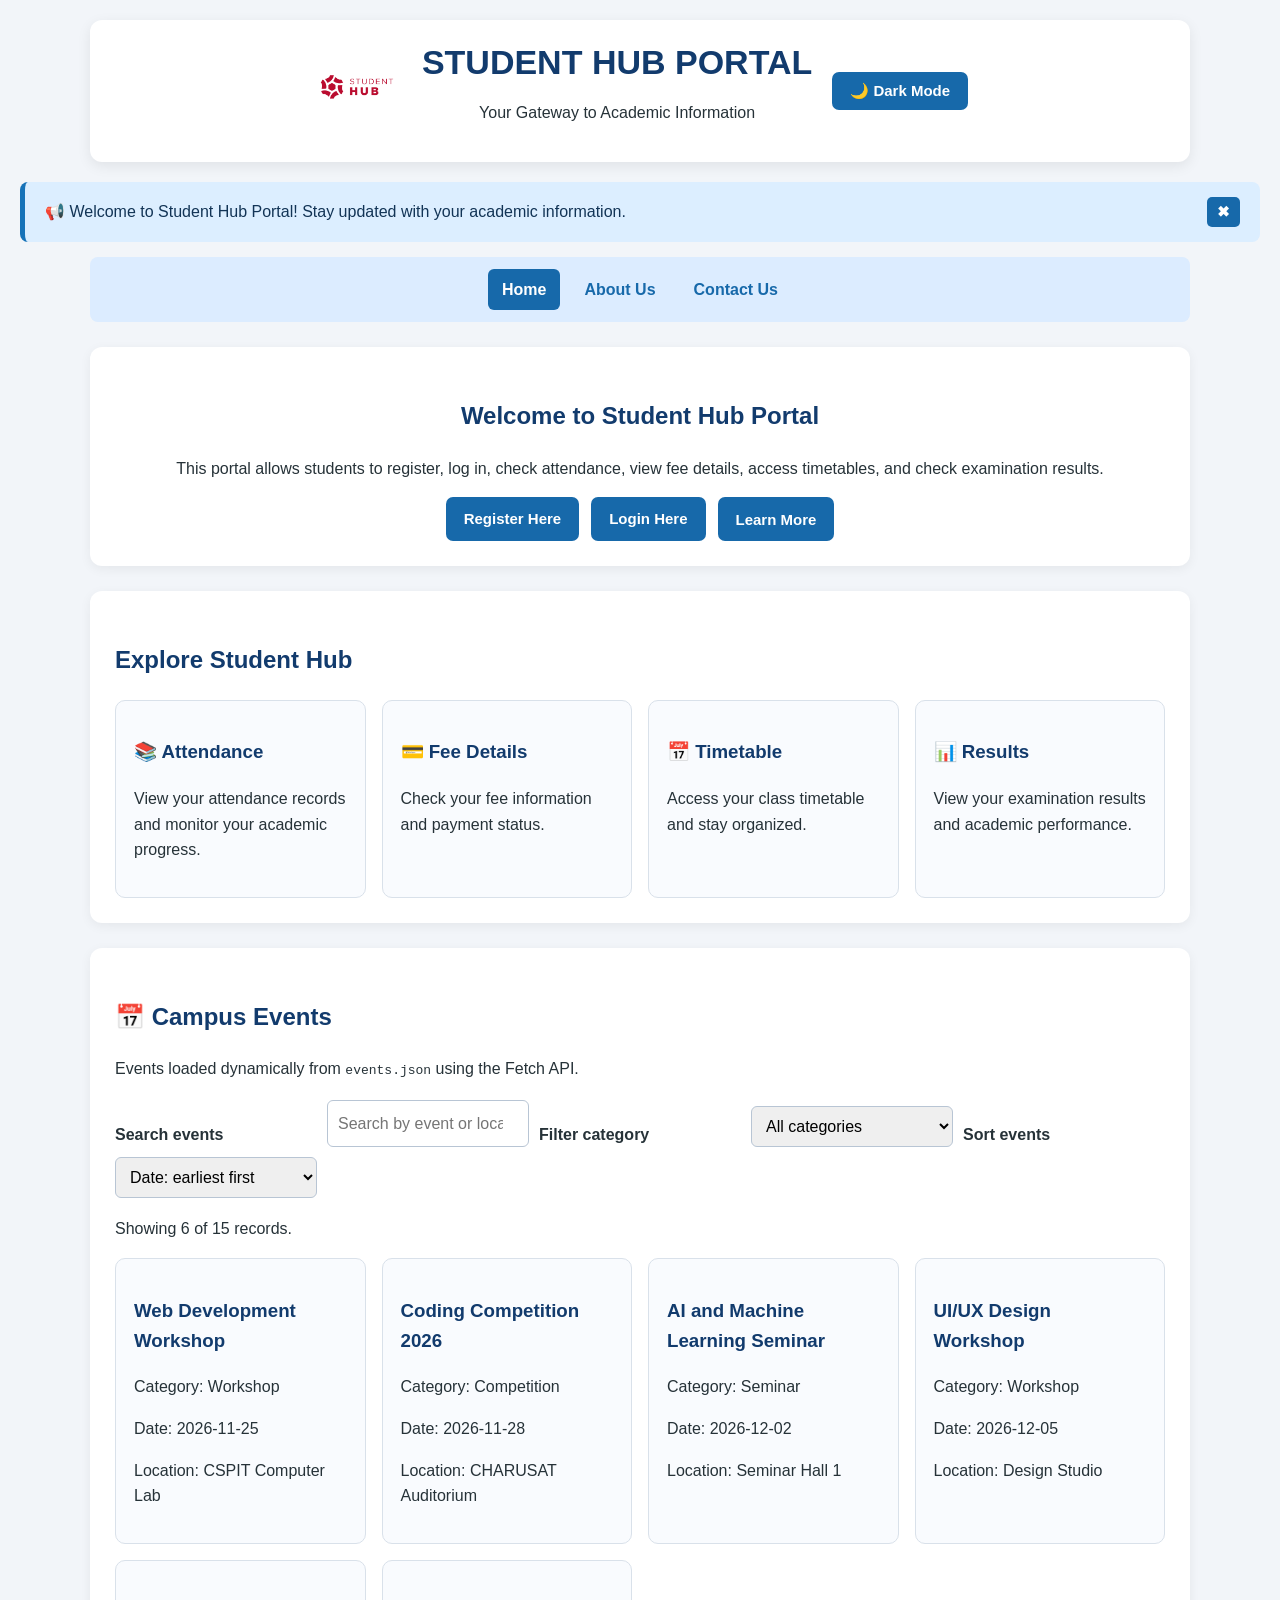
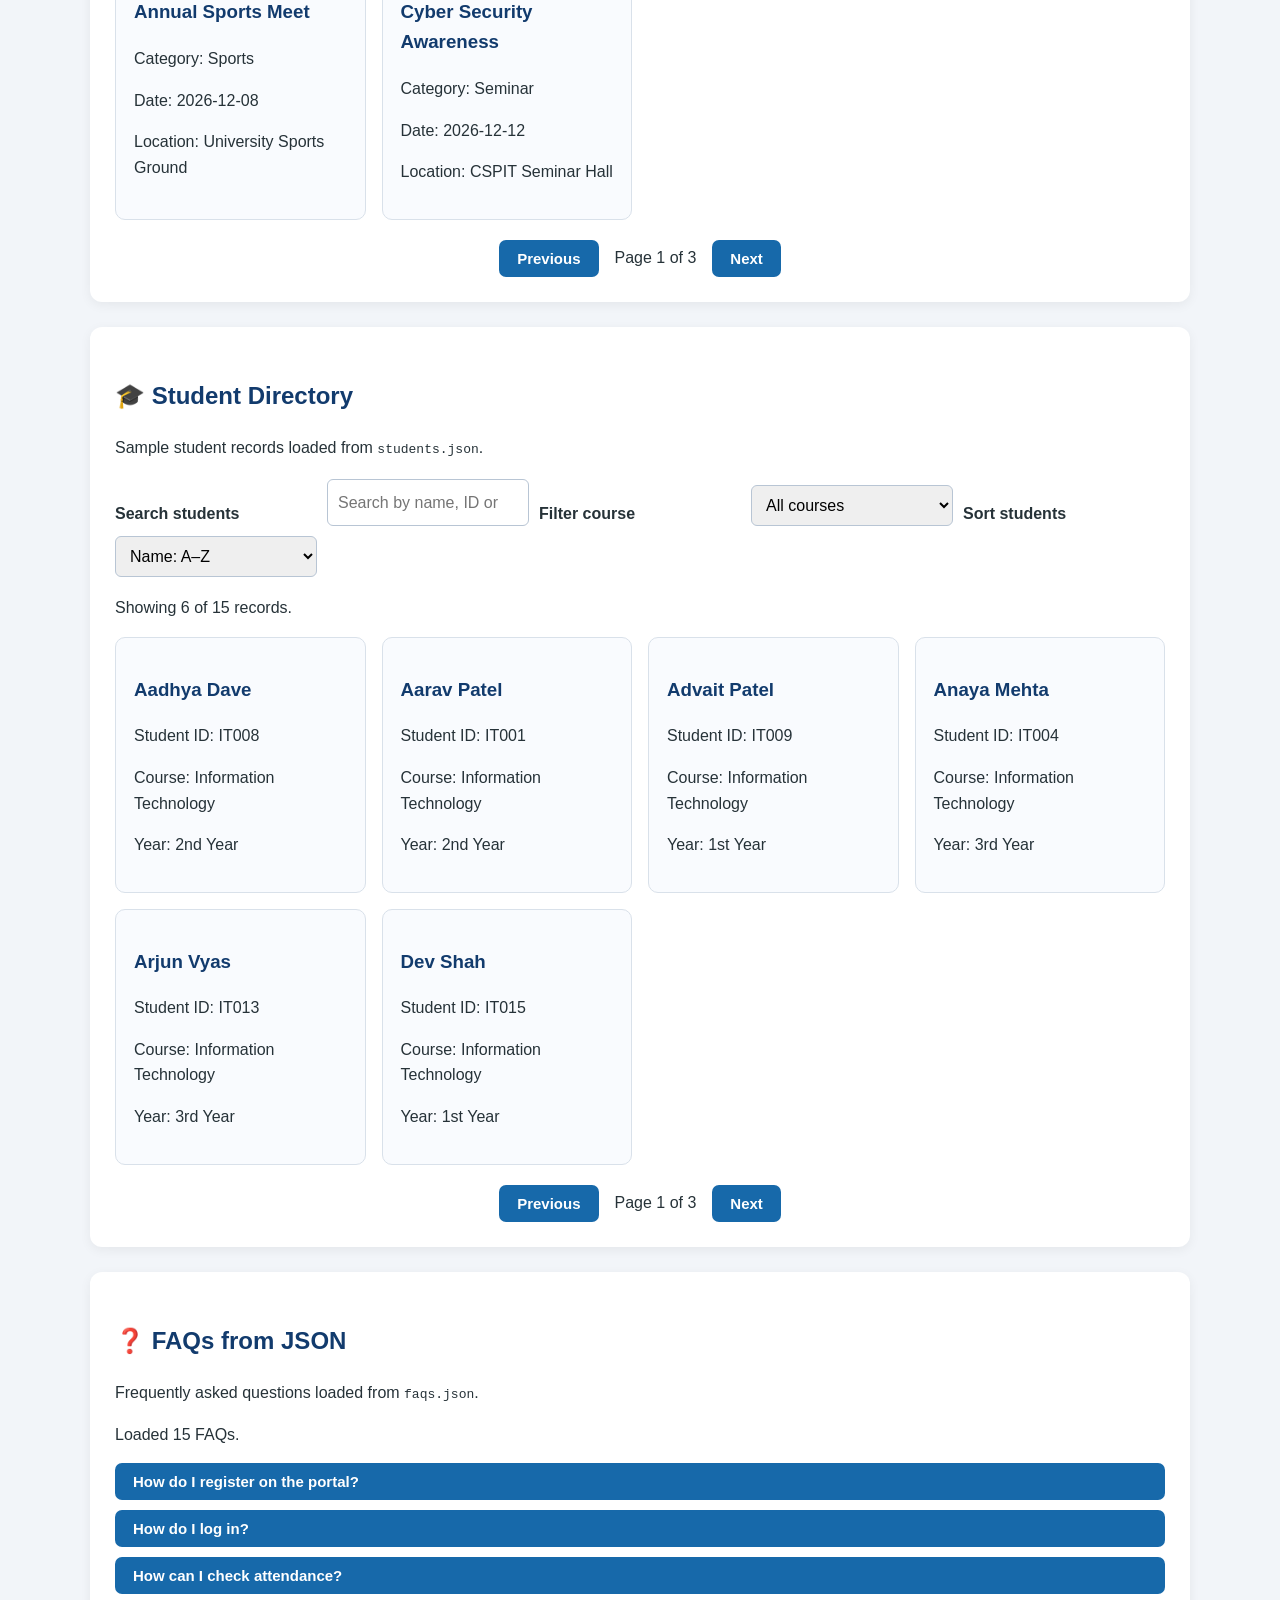
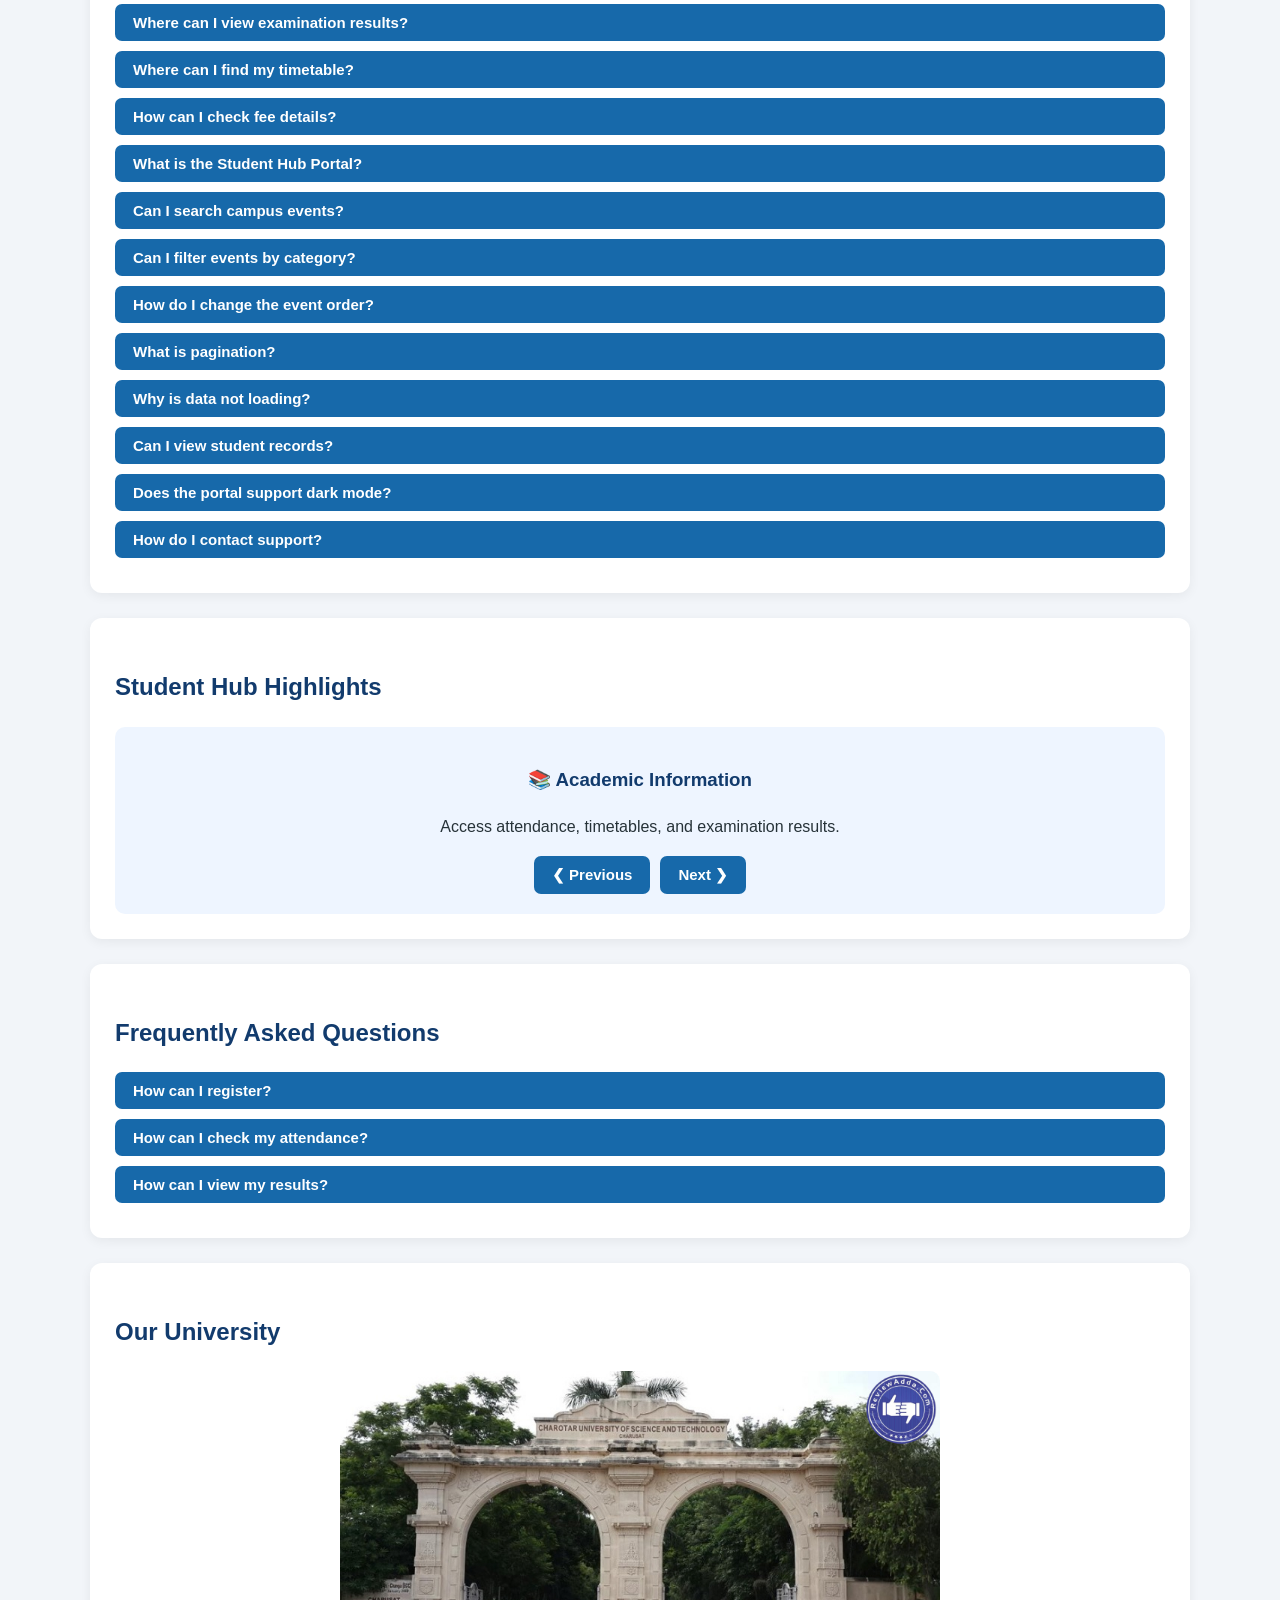
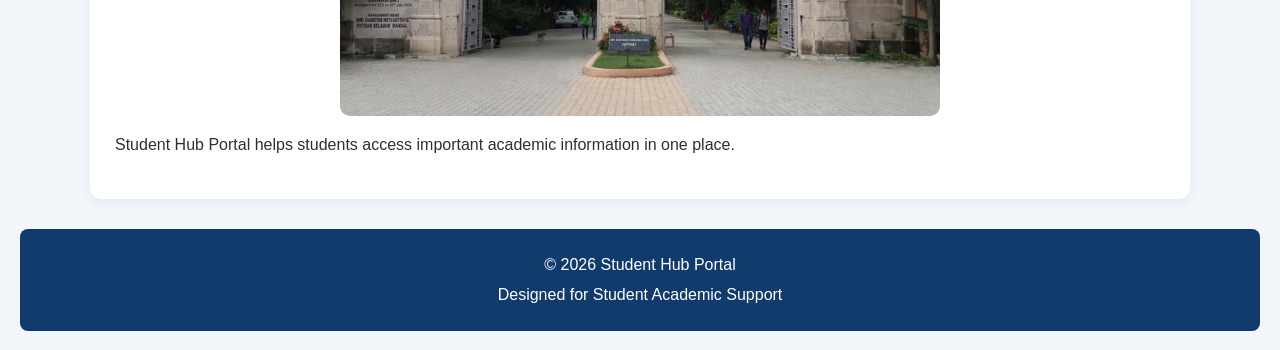
<file: index.html>
<!DOCTYPE html>
<html lang="en">
<head>
    <meta charset="UTF-8">
    <meta name="viewport" content="width=device-width, initial-scale=1.0">
    <title>Student Hub Portal</title>
    <link rel="stylesheet" href="style.css">
    <script src="script.js" defer></script>
</head>
<body>
    <header class="header">
        <div class="header-logo"><img src="Logo.jpg" alt="Student Hub Portal Logo"></div>
        <div class="header-title">
            <h1>STUDENT HUB PORTAL</h1>
            <p>Your Gateway to Academic Information</p>
        </div>
        <button type="button" data-theme-toggle>🌙 Dark Mode</button>
    </header>

    <div class="notification-banner" data-notification>
        <span>📢 Welcome to Student Hub Portal! Stay updated with your academic information.</span>
        <button type="button" data-notification-close aria-label="Close notification">✖</button>
    </div>

    <nav class="navbar">
        <button type="button" class="menu-toggle" data-menu-toggle aria-label="Toggle navigation menu">☰ Menu</button>
        <div class="nav-links" data-menu>
            <a href="index.html" class="active">Home</a>
            <a href="about.html">About Us</a>
            <a href="contact.html">Contact Us</a>
        </div>
    </nav>

    <main>
        <section class="welcome-section">
            <h2>Welcome to Student Hub Portal</h2>
            <p>This portal allows students to register, log in, check attendance, view fee details, access timetables, and check examination results.</p>
            <div class="button-container">
                <a href="register.html" class="button">Register Here</a>
                <a href="login.html" class="button">Login Here</a>
                <button type="button" class="button" data-modal-open>Learn More</button>
            </div>
        </section>

        <section class="features-section">
            <h2>Explore Student Hub</h2>
            <div class="features-grid">
                <article class="feature-card"><h3>📚 Attendance</h3><p>View your attendance records and monitor your academic progress.</p></article>
                <article class="feature-card"><h3>💳 Fee Details</h3><p>Check your fee information and payment status.</p></article>
                <article class="feature-card"><h3>📅 Timetable</h3><p>Access your class timetable and stay organized.</p></article>
                <article class="feature-card"><h3>📊 Results</h3><p>View your examination results and academic performance.</p></article>
            </div>
        </section>

        <section class="pr6-section" id="events">
            <h2>📅 Campus Events</h2>
            <p>Events loaded dynamically from <code>events.json</code> using the Fetch API.</p>
            <div class="data-controls">
                <label for="eventSearch">Search events</label>
                <input type="search" id="eventSearch" placeholder="Search by event or location">
                <label for="eventCategory">Filter category</label>
                <select id="eventCategory"><option value="">All categories</option></select>
                <label for="eventSort">Sort events</label>
                <select id="eventSort">
                    <option value="date-asc">Date: earliest first</option>
                    <option value="date-desc">Date: latest first</option>
                    <option value="title-asc">Title: A–Z</option>
                    <option value="title-desc">Title: Z–A</option>
                </select>
            </div>
            <p class="data-status" id="eventStatus" role="status">Loading events...</p>
            <div class="data-grid" id="eventList"></div>
            <div class="pagination">
                <button type="button" id="eventPrev" disabled>Previous</button>
                <span id="eventPageInfo">Page 1</span>
                <button type="button" id="eventNext" disabled>Next</button>
            </div>
        </section>

        <section class="pr6-section" id="students">
            <h2>🎓 Student Directory</h2>
            <p>Sample student records loaded from <code>students.json</code>.</p>
            <div class="data-controls">
                <label for="studentSearch">Search students</label>
                <input type="search" id="studentSearch" placeholder="Search by name, ID or course">
                <label for="studentCourse">Filter course</label>
                <select id="studentCourse"><option value="">All courses</option></select>
                <label for="studentSort">Sort students</label>
                <select id="studentSort">
                    <option value="name-asc">Name: A–Z</option>
                    <option value="name-desc">Name: Z–A</option>
                    <option value="studentId-asc">Student ID: low to high</option>
                </select>
            </div>
            <p class="data-status" id="studentStatus" role="status">Loading students...</p>
            <div class="data-grid" id="studentList"></div>
            <div class="pagination">
                <button type="button" id="studentPrev" disabled>Previous</button>
                <span id="studentPageInfo">Page 1</span>
                <button type="button" id="studentNext" disabled>Next</button>
            </div>
        </section>

        <section class="pr6-section" id="json-faqs">
            <h2>❓ FAQs from JSON</h2>
            <p>Frequently asked questions loaded from <code>faqs.json</code>.</p>
            <p class="data-status" id="faqStatus" role="status">Loading FAQs...</p>
            <div id="jsonFaqList" class="json-faq-list"></div>
        </section>

        <section class="slider-section">
            <h2>Student Hub Highlights</h2>
            <div class="content-slider">
                <div data-slide><h3>📚 Academic Information</h3><p>Access attendance, timetables, and examination results.</p></div>
                <div data-slide hidden><h3>📝 Student Registration</h3><p>Create your account to access the portal.</p></div>
                <div data-slide hidden><h3>🎓 Student Dashboard</h3><p>Explore important academic information in one place.</p></div>
                <div class="slider-buttons"><button type="button" data-slide-prev>❮ Previous</button><button type="button" data-slide-next>Next ❯</button></div>
            </div>
        </section>

        <section class="faq-section">
            <h2>Frequently Asked Questions</h2>
            <div class="faq-item"><button type="button" class="faq-question" data-faq-question aria-expanded="false">How can I register?</button><div class="faq-answer" hidden>Click Register Here and complete the registration form.</div></div>
            <div class="faq-item"><button type="button" class="faq-question" data-faq-question aria-expanded="false">How can I check my attendance?</button><div class="faq-answer" hidden>Log in to your account and open the Attendance page.</div></div>
            <div class="faq-item"><button type="button" class="faq-question" data-faq-question aria-expanded="false">How can I view my results?</button><div class="faq-answer" hidden>Log in to your account and visit the Results page.</div></div>
        </section>

        <section class="university-section">
            <h2>Our University</h2>
            <img src="Charusat.jpg" alt="CHARUSAT University" class="university-image">
            <p>Student Hub Portal helps students access important academic information in one place.</p>
        </section>
    </main>

    <div class="modal-overlay" data-modal hidden>
        <div class="modal-content" role="dialog" aria-modal="true" aria-labelledby="modal-title">
            <button type="button" data-modal-close aria-label="Close popup">✖</button>
            <h2 id="modal-title">About Student Hub Portal</h2>
            <p>Student Hub Portal provides convenient access to student registration, attendance, fee details, timetables, and results.</p>
            <button type="button" data-modal-close>Close</button>
        </div>
    </div>

    <footer class="footer">
        <p>© 2026 Student Hub Portal</p>
        <p>Designed for Student Academic Support</p>
    </footer>
</body>
</html>
</file>
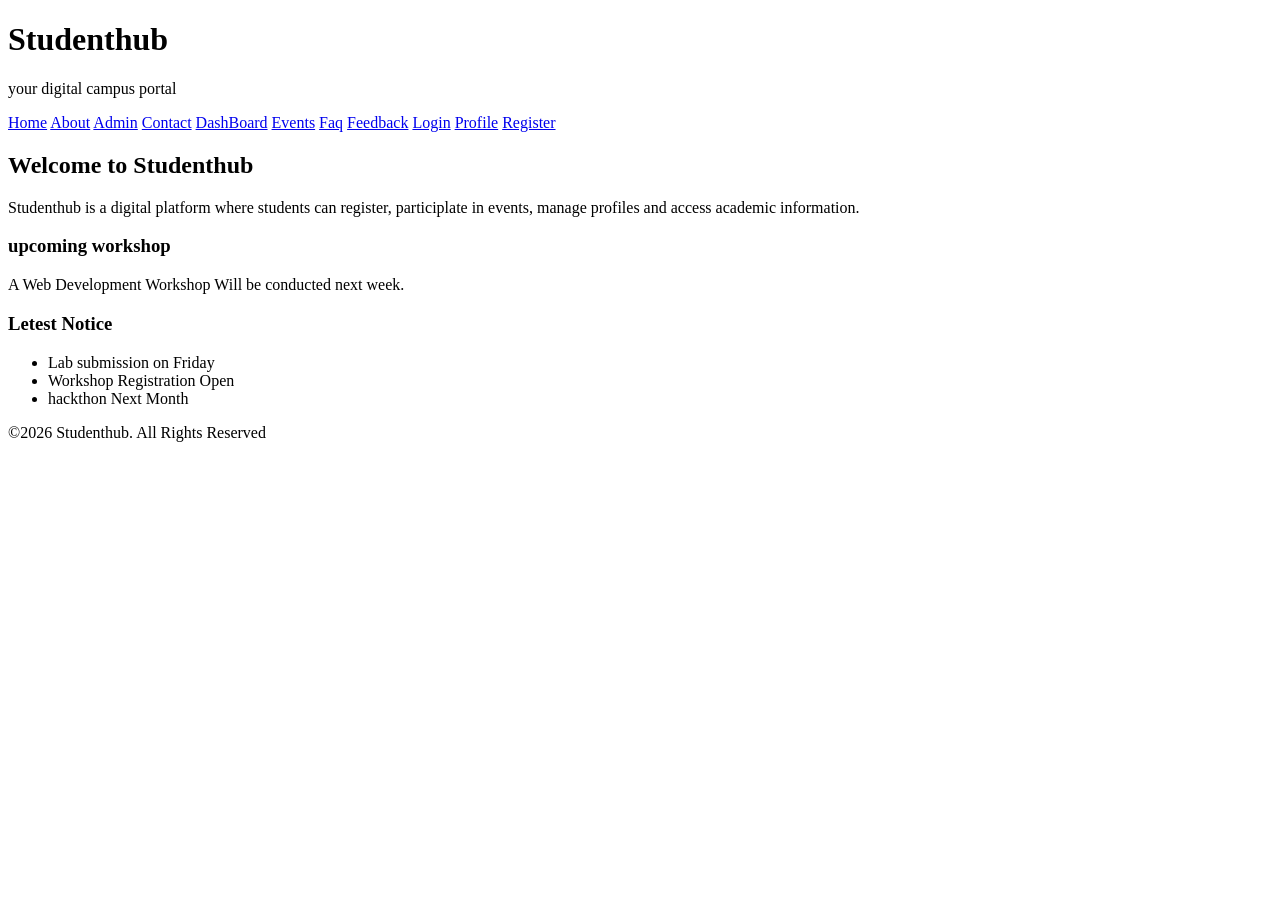
<file: pages/index.html>
<!DOCTYPE html>
<html lang="en">
<head>
    <meta charset="UTF-8">
    <meta name="viewport" content="width=device-width, initial-scale=1.0">
    <title>Studenthub</title>
</head>
<body> 
    <header>
    <h1> Studenthub </h1>
    <p> your digital campus portal </p>
</header>
    
<nav>
    <a href="index.html">Home</a>
    <a href="about.html">About</a>
    <a href="admin.html">Admin</a>
    <a href="contact.html">Contact</a>
    <a href="dashboard.html">DashBoard</a>
    <a href="events.html">Events</a>
    <a href="faq.html">Faq</a>
    <a href="feedback.html">Feedback</a>
    <a href="login.html">Login</a>
    <a href="profile.html">Profile</a>
    <a href="register.html">Register</a>
</nav>
<main>
    <section>
        <h2>Welcome to Studenthub</h2>
        <p>
            Studenthub is a digital platform where students can register,
            participlate in events, manage profiles and access academic information.
        </p>
    </section>
    <article>
        <h3>upcoming workshop</h3>
        <p>
            A Web Development Workshop Will be conducted next week.
        </p>
    </article>
    <aside>
        <h3>Letest Notice</h3>
        <ul>
            <li>Lab submission on Friday</li>
            <li>Workshop Registration Open</li>
            <li>hackthon Next Month</li>
        </ul>
    </aside>
    
</main>
<footer>
    <p>&copy;2026 Studenthub. All Rights Reserved</p>
</footer>
</body>
</html>
</file>
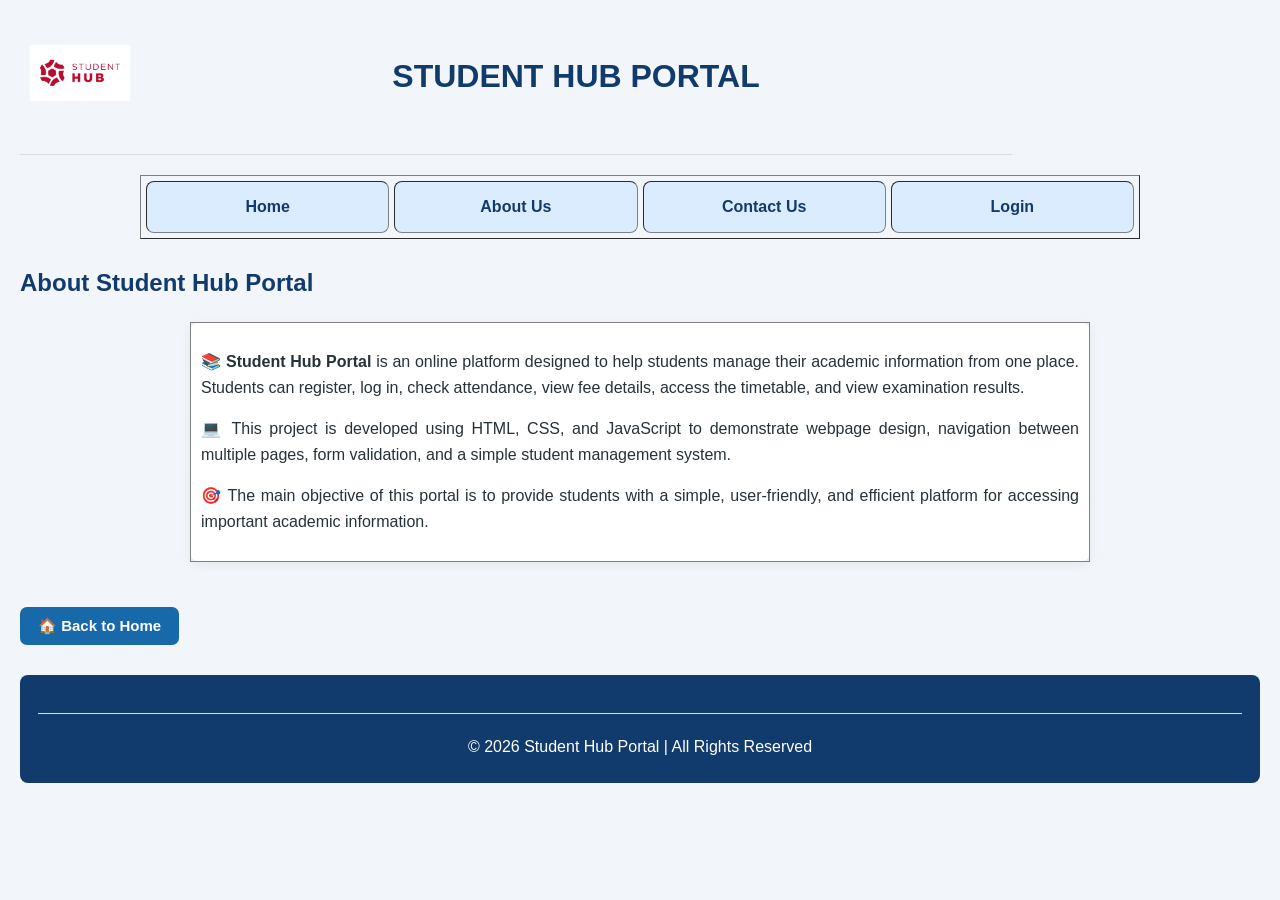
<file: about.html>
<!DOCTYPE html>
<html lang="en">

<head>
    <meta charset="UTF-8">
    <meta name="viewport" content="width=device-width, initial-scale=1.0">

    <title>About Us - Student Hub Portal</title>

    <!-- External CSS -->
    <link rel="stylesheet" href="style.css">

    <!-- External JavaScript -->
    <script src="script.js" defer></script>
</head>

<body>

    <!-- ================= HEADER ================= -->

    <header>

        <table width="80%">
            <tr>
                <td width="120">
                    <img
                        src="Logo.jpg"
                        alt="Student Hub Portal Logo"
                        width="100">
                </td>

                <td align="center">
                    <h1>STUDENT HUB PORTAL</h1>
                </td>
            </tr>
        </table>

        <hr width="80%">

    </header>

    <!-- ================= NAVIGATION ================= -->

    <nav>

        <center>

            <table class="nav"
                   border="1"
                   cellpadding="10"
                   cellspacing="0"
                   width="60%">

                <tr>
                    <td>
                        <a href="index.html">Home</a>
                    </td>

                    <td>
                        <a href="about.html">About Us</a>
                    </td>

                    <td>
                        <a href="contact.html">Contact Us</a>
                    </td>

                    <td>
                        <a href="login.html">Login</a>
                    </td>
                </tr>

            </table>

        </center>

    </nav>

    <!-- ================= MAIN CONTENT ================= -->

    <main>

        <section class="about-section">

            <h2>About Student Hub Portal</h2>

            <table class="content"
                   border="1"
                   width="70%">

                <tr>
                    <td>

                        <p align="justify">
                            📚 <strong>Student Hub Portal</strong> is an
                            online platform designed to help students
                            manage their academic information from one
                            place. Students can register, log in, check
                            attendance, view fee details, access the
                            timetable, and view examination results.
                        </p>

                        <p align="justify">
                            💻 This project is developed using HTML,
                            CSS, and JavaScript to demonstrate webpage
                            design, navigation between multiple pages,
                            form validation, and a simple student
                            management system.
                        </p>

                        <p align="justify">
                            🎯 The main objective of this portal is to
                            provide students with a simple, user-friendly,
                            and efficient platform for accessing important
                            academic information.
                        </p>

                    </td>
                </tr>

            </table>

            <br>

            <a href="index.html">
                <button type="button">
                    🏠 Back to Home
                </button>
            </a>

        </section>

    </main>

    <!-- ================= FOOTER ================= -->

    <footer class="footer">

        <hr>

        <p>© 2026 Student Hub Portal | All Rights Reserved</p>

    </footer>

</body>

</html>
</file>
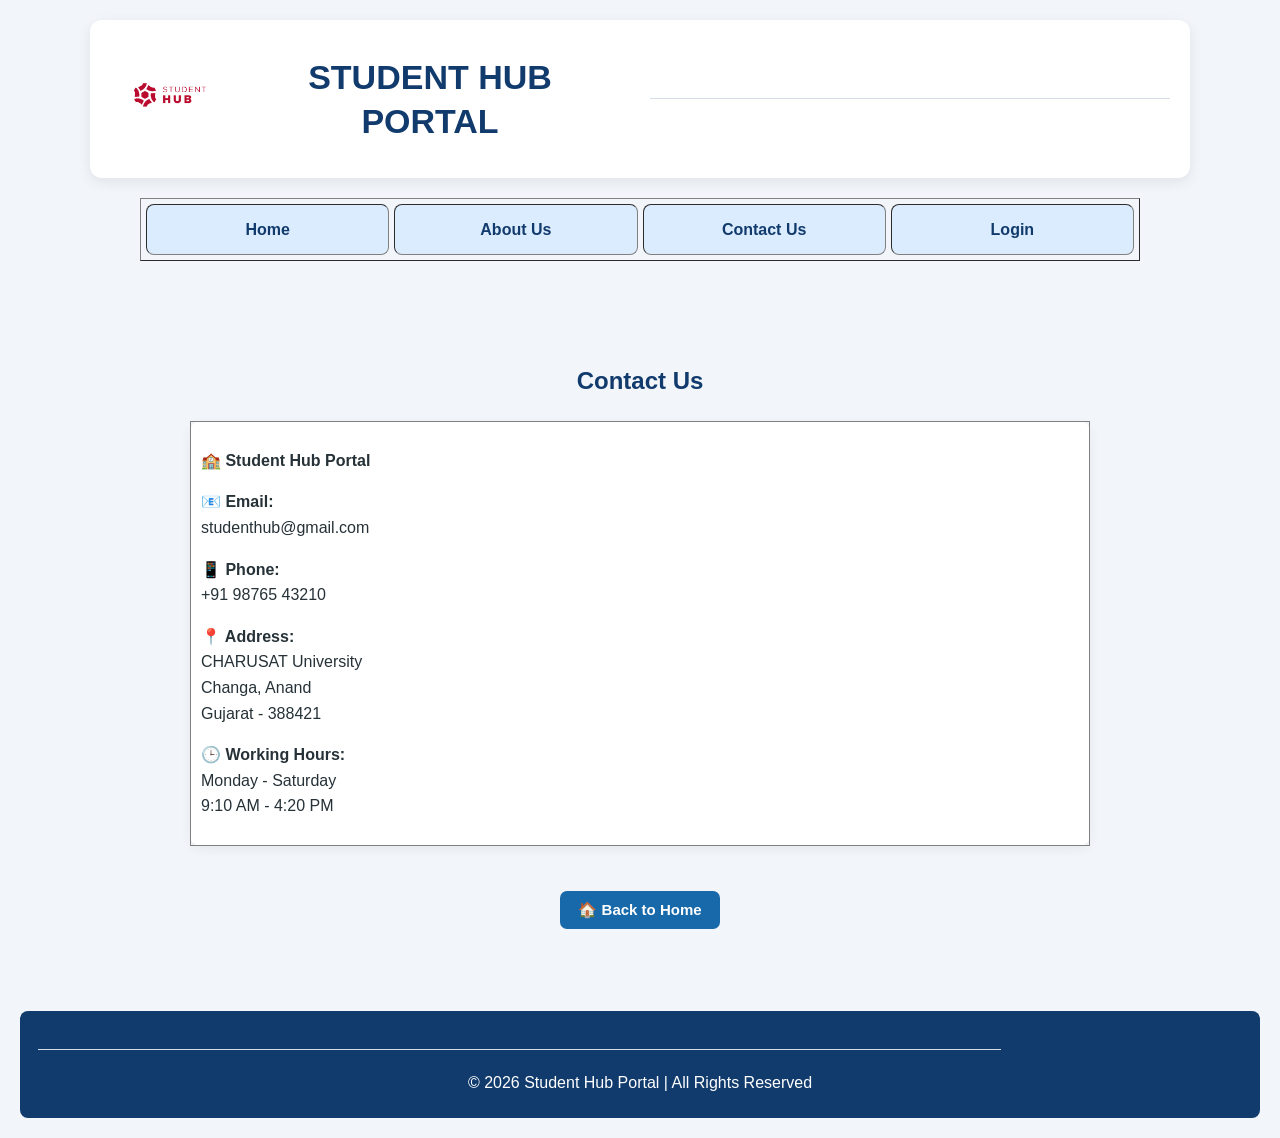
<file: contact.html>
<!DOCTYPE html>
<html lang="en">

<head>
    <meta charset="UTF-8">
    <meta name="viewport" content="width=device-width, initial-scale=1.0">

    <title>Contact Us - Student Hub Portal</title>

    <link rel="stylesheet" href="style.css">
    <script src="script.js" defer></script>
</head>

<body>

    <!-- Header -->
    <header class="header">

        <table width="80%" align="center">
            <tr>
                <td width="120" align="center">
                    <img src="Logo.jpg"
                         alt="Student Hub Portal Logo"
                         width="100">
                </td>

                <td align="center">
                    <h1>STUDENT HUB PORTAL</h1>
                </td>
            </tr>
        </table>

        <hr width="80%">

    </header>

    <!-- Navigation -->
    <nav>
        <center>
            <table class="nav"
                   border="1"
                   cellpadding="10"
                   cellspacing="0"
                   width="60%">

                <tr align="center">
                    <td><a href="index.html">Home</a></td>
                    <td><a href="about.html">About Us</a></td>
                    <td><a href="contact.html">Contact Us</a></td>
                    <td><a href="login.html">Login</a></td>
                </tr>

            </table>
        </center>
    </nav>

    <br><br>

    <!-- Main Content -->
    <main>
        <section class="contact-section">

            <center>
                <h2>Contact Us</h2>

                <table class="contact"
                       border="1"
                       cellpadding="10"
                       cellspacing="0"
                       width="60%">

                    <tr>
                        <td>

                            <p>
                                <b>🏫 Student Hub Portal</b>
                            </p>

                            <p>
                                <b>📧 Email:</b><br>
                                studenthub@gmail.com
                            </p>

                            <p>
                                <b>📱 Phone:</b><br>
                                +91 98765 43210
                            </p>

                            <p>
                                <b>📍 Address:</b><br>
                                CHARUSAT University<br>
                                Changa, Anand<br>
                                Gujarat - 388421
                            </p>

                            <p>
                                <b>🕒 Working Hours:</b><br>
                                Monday - Saturday<br>
                                9:10 AM - 4:20 PM
                            </p>

                        </td>
                    </tr>

                </table>

                <br>

                <a href="index.html">
                    <button type="button">🏠 Back to Home</button>
                </a>

            </center>

        </section>
    </main>

    <br><br>

    <!-- Footer -->
    <footer class="footer">

        <hr width="80%">

        <center>
            <p>© 2026 Student Hub Portal | All Rights Reserved</p>
        </center>

    </footer>

</body>

</html>
</file>
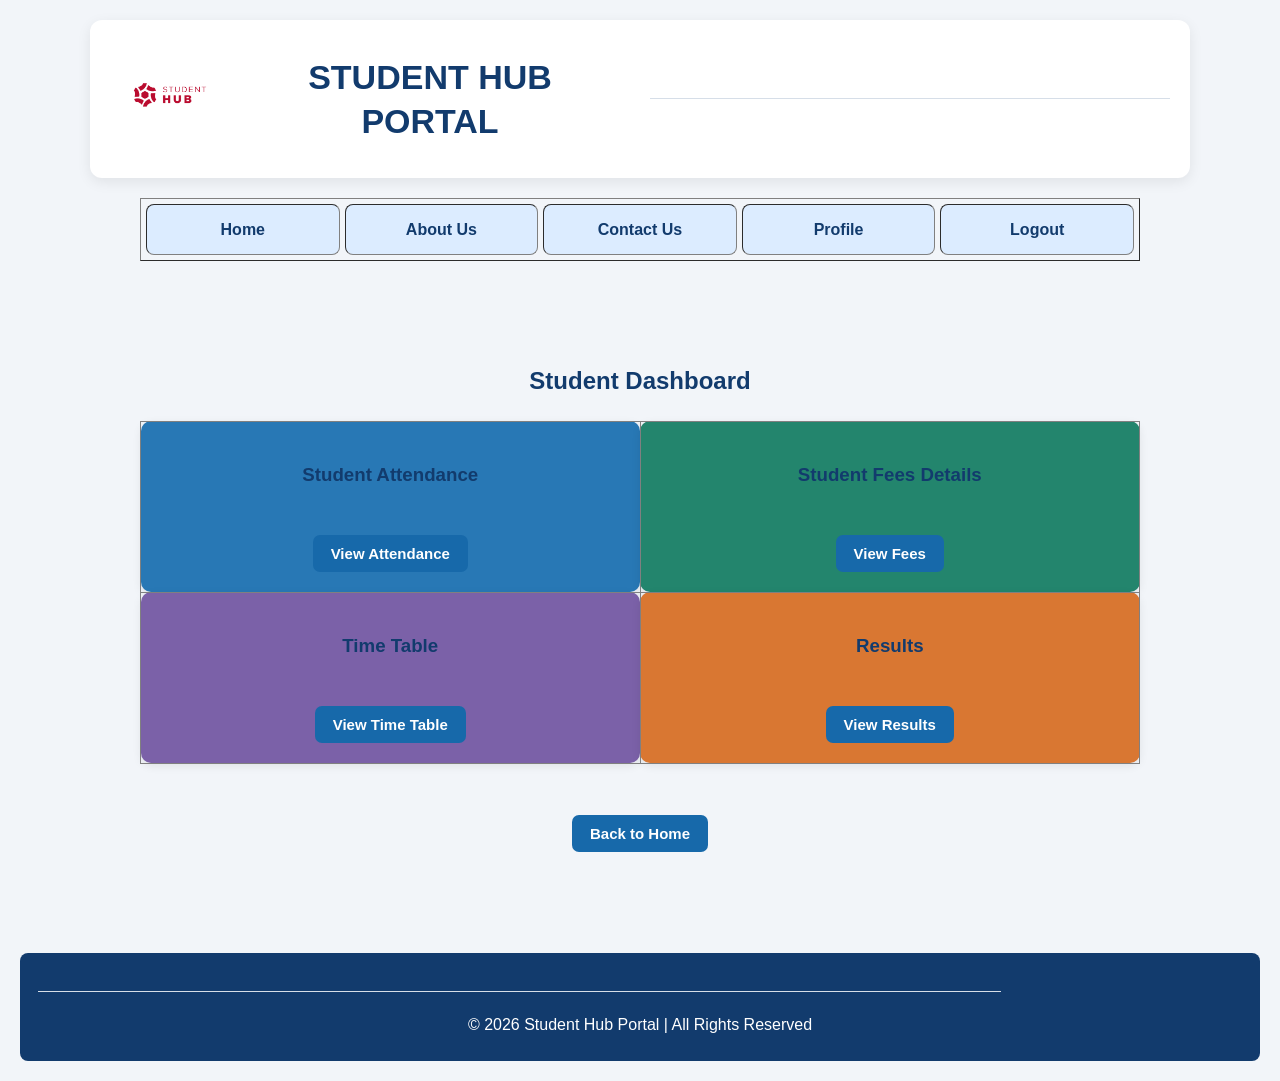
<file: dashboard.html>
<!DOCTYPE html>
<html lang="en">

<head>
    <meta charset="UTF-8">
    <meta name="viewport" content="width=device-width, initial-scale=1.0">

    <title>Dashboard - Student Hub Portal</title>

    <link rel="stylesheet" href="style.css">
    <script src="script.js" defer></script>
</head>

<body>

    <!-- Header -->
    <header class="header">

        <table width="80%" align="center">
            <tr>
                <td width="120" align="center">
                    <img src="Logo.jpg"
                         alt="Student Hub Portal Logo"
                         width="90">
                </td>

                <td align="center">
                    <h1>STUDENT HUB PORTAL</h1>
                </td>
            </tr>
        </table>

        <hr width="80%">

    </header>

    <!-- Navigation -->
    <nav>
        <center>
            <table class="nav"
                   border="1"
                   cellpadding="10"
                   cellspacing="0"
                   width="70%">

                <tr align="center">
                    <td><a href="index.html">Home</a></td>
                    <td><a href="about.html">About Us</a></td>
                    <td><a href="contact.html">Contact Us</a></td>
                    <td><a href="profile.html">Profile</a></td>
                    <td><a href="login.html">Logout</a></td>
                </tr>

            </table>
        </center>
    </nav>

    <br><br>

    <!-- Main Dashboard -->
    <main>
        <section class="dashboard-section">

            <center>
                <h2>Student Dashboard</h2>

                <table class="dashboard-table"
                       border="1"
                       cellpadding="20"
                       cellspacing="15">

                    <!-- First Row -->
                    <tr>

                        <td class="attendance" width="250">
                            <h3>Student Attendance</h3>

                            <br>

                            <a href="attendance.html">
                                <button type="button">
                                    View Attendance
                                </button>
                            </a>
                        </td>

                        <td class="fees" width="250">
                            <h3>Student Fees Details</h3>

                            <br>

                            <a href="fees.html">
                                <button type="button">
                                    View Fees
                                </button>
                            </a>
                        </td>

                    </tr>

                    <!-- Second Row -->
                    <tr>

                        <td class="timetable" width="250">
                            <h3>Time Table</h3>

                            <br>

                            <a href="timetable.html">
                                <button type="button">
                                    View Time Table
                                </button>
                            </a>
                        </td>

                        <td class="result" width="250">
                            <h3>Results</h3>

                            <br>

                            <a href="result.html">
                                <button type="button">
                                    View Results
                                </button>
                            </a>
                        </td>

                    </tr>

                </table>

                <br><br>

                <a href="index.html">
                    <button type="button">Back to Home</button>
                </a>

            </center>

        </section>
    </main>

    <br><br>

    <!-- Footer -->
    <footer class="footer">

        <hr width="80%">

        <center>
            <p>© 2026 Student Hub Portal | All Rights Reserved</p>
        </center>

    </footer>

</body>

</html>
</file>
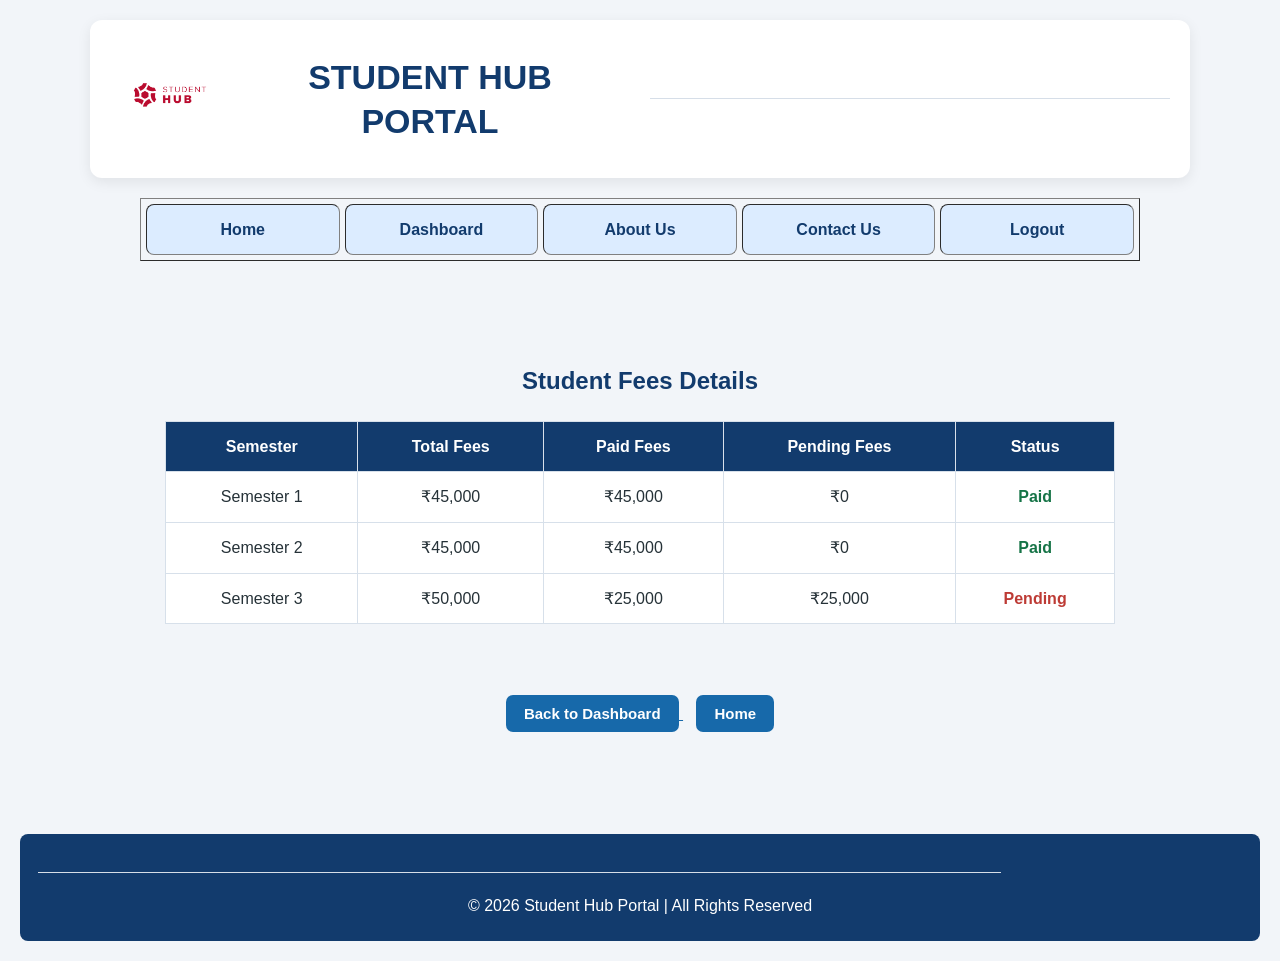
<file: fees.html>
<!DOCTYPE html>
<html lang="en">

<head>
    <meta charset="UTF-8">
    <meta name="viewport" content="width=device-width, initial-scale=1.0">

    <title>Fees Details - Student Hub Portal</title>

    <link rel="stylesheet" href="style.css">
    <script src="script.js" defer></script>
</head>

<body>

    <!-- Header -->
    <header class="header">

        <table width="80%" align="center">
            <tr>
                <td width="120" align="center">
                    <img src="Logo.jpg"
                         alt="Student Hub Portal Logo"
                         width="90">
                </td>

                <td align="center">
                    <h1>STUDENT HUB PORTAL</h1>
                </td>
            </tr>
        </table>

        <hr width="80%">

    </header>

    <!-- Navigation -->
    <nav>
        <center>
            <table class="nav"
                   border="1"
                   cellpadding="10"
                   cellspacing="0"
                   width="70%">

                <tr align="center">
                    <td><a href="index.html">Home</a></td>
                    <td><a href="dashboard.html">Dashboard</a></td>
                    <td><a href="about.html">About Us</a></td>
                    <td><a href="contact.html">Contact Us</a></td>
                    <td><a href="login.html">Logout</a></td>
                </tr>

            </table>
        </center>
    </nav>

    <br><br>

    <!-- Main Content -->
    <main>
        <section class="fees-section">

            <center>
                <h2>Student Fees Details</h2>

                <table class="fees-table"
                       border="1"
                       cellpadding="10"
                       cellspacing="0"
                       width="80%">

                    <thead>
                        <tr>
                            <th scope="col">Semester</th>
                            <th scope="col">Total Fees</th>
                            <th scope="col">Paid Fees</th>
                            <th scope="col">Pending Fees</th>
                            <th scope="col">Status</th>
                        </tr>
                    </thead>

                    <tbody>
                        <tr>
                            <td>Semester 1</td>
                            <td>₹45,000</td>
                            <td>₹45,000</td>
                            <td>₹0</td>
                            <td class="paid">Paid</td>
                        </tr>

                        <tr>
                            <td>Semester 2</td>
                            <td>₹45,000</td>
                            <td>₹45,000</td>
                            <td>₹0</td>
                            <td class="paid">Paid</td>
                        </tr>

                        <tr>
                            <td>Semester 3</td>
                            <td>₹50,000</td>
                            <td>₹25,000</td>
                            <td>₹25,000</td>
                            <td class="pending">Pending</td>
                        </tr>
                    </tbody>

                </table>

                <br><br>

                <a href="dashboard.html">
                    <button type="button">Back to Dashboard</button>
                </a>

                &nbsp;&nbsp;

                <a href="index.html">
                    <button type="button">Home</button>
                </a>

            </center>

        </section>
    </main>

    <br><br>

    <!-- Footer -->
    <footer class="footer">

        <hr width="80%">

        <center>
            <p>© 2026 Student Hub Portal | All Rights Reserved</p>
        </center>

    </footer>

</body>

</html>
</file>
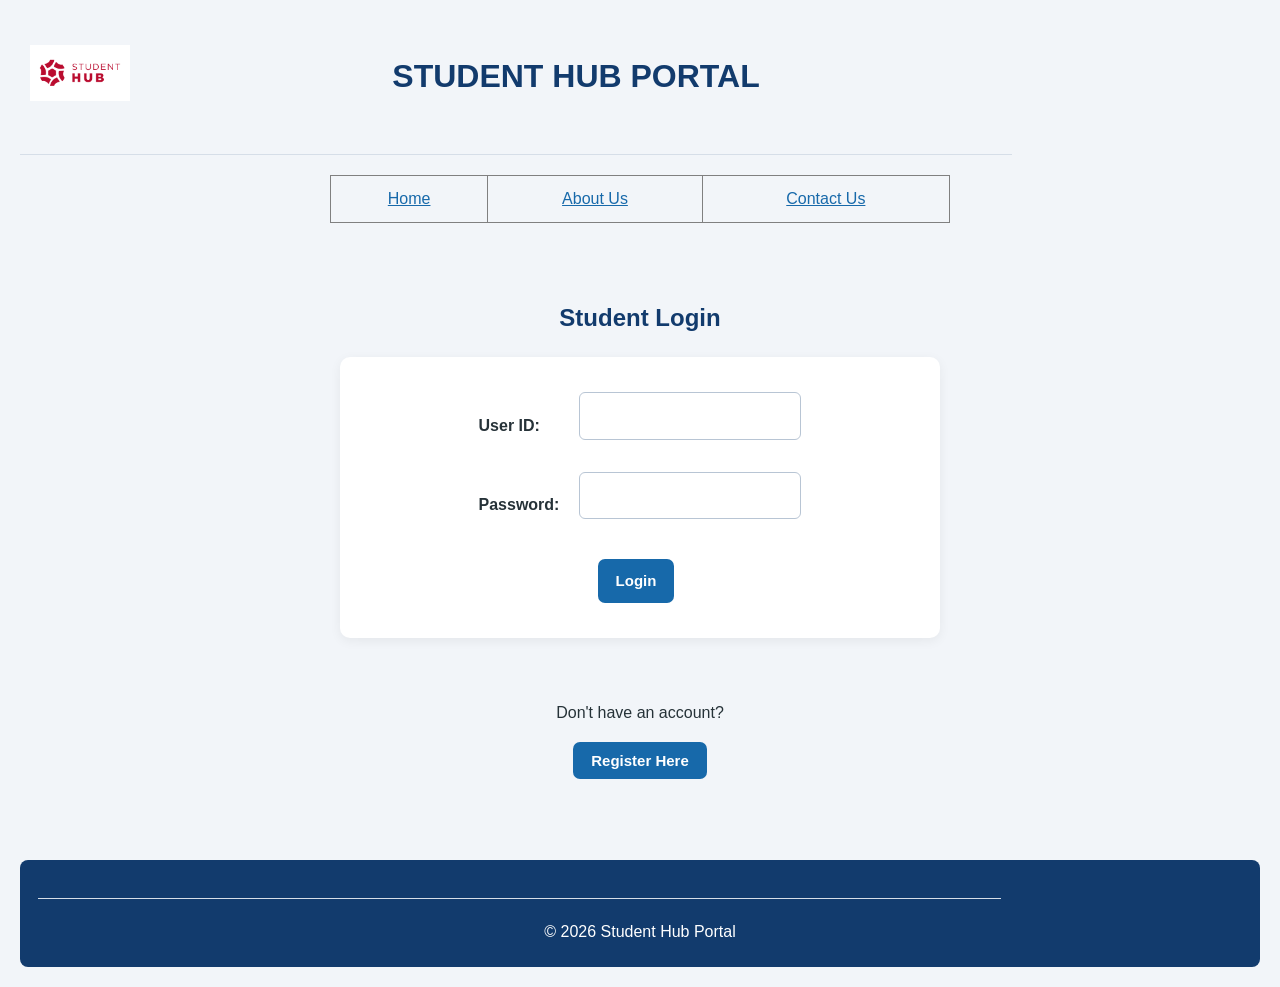
<file: login.html>
<!DOCTYPE html>
<html lang="en">

<head>
    <meta charset="UTF-8">
    <meta name="viewport" content="width=device-width, initial-scale=1.0">

    <title>Login - Student Hub Portal</title>

    <!-- External CSS -->
    <link rel="stylesheet" href="style.css">

    <!-- External JavaScript -->
    <script src="script.js" defer></script>
</head>

<body>

    <!-- ================= HEADER ================= -->

    <header>

        <table width="80%">
            <tr>
                <td width="120">
                    <img src="Logo.jpg"
                         alt="Student Hub Portal Logo"
                         width="100">
                </td>

                <td align="center">
                    <h1>STUDENT HUB PORTAL</h1>
                </td>
            </tr>
        </table>

        <hr width="80%">

    </header>

    <!-- ================= NAVIGATION ================= -->

    <nav>
        <center>
            <table border="1" cellpadding="10"
                   cellspacing="0" width="50%">

                <tr align="center">

                    <td>
                        <a href="index.html">Home</a>
                    </td>

                    <td>
                        <a href="about.html">About Us</a>
                    </td>

                    <td>
                        <a href="contact.html">Contact Us</a>
                    </td>

                </tr>

            </table>
        </center>
    </nav>

    <br><br>

    <!-- ================= LOGIN FORM ================= -->

    <main>

        <center>

            <h2>Student Login</h2>

            <form action="dashboard.html">

                <table cellpadding="10">

                    <tr>
                        <td>
                            <label for="userid">User ID:</label>
                        </td>

                        <td>
                            <input
                                type="text"
                                id="userid"
                                name="userid"
                                required>
                        </td>
                    </tr>

                    <tr>
                        <td>
                            <label for="password">Password:</label>
                        </td>

                        <td>
                            <input
                                type="password"
                                id="password"
                                name="password"
                                required>
                        </td>
                    </tr>

                    <tr>
                        <td colspan="2" align="center">
                            <input
                                type="submit"
                                value="Login">
                        </td>
                    </tr>

                </table>

            </form>

            <br>

            <p>Don't have an account?</p>

            <a href="register.html">
                <button type="button">Register Here</button>
            </a>

        </center>

    </main>

    <br><br>

    <!-- ================= FOOTER ================= -->

    <footer class="footer">

        <hr width="80%">

        <p>© 2026 Student Hub Portal</p>

    </footer>

</body>

</html>
</file>
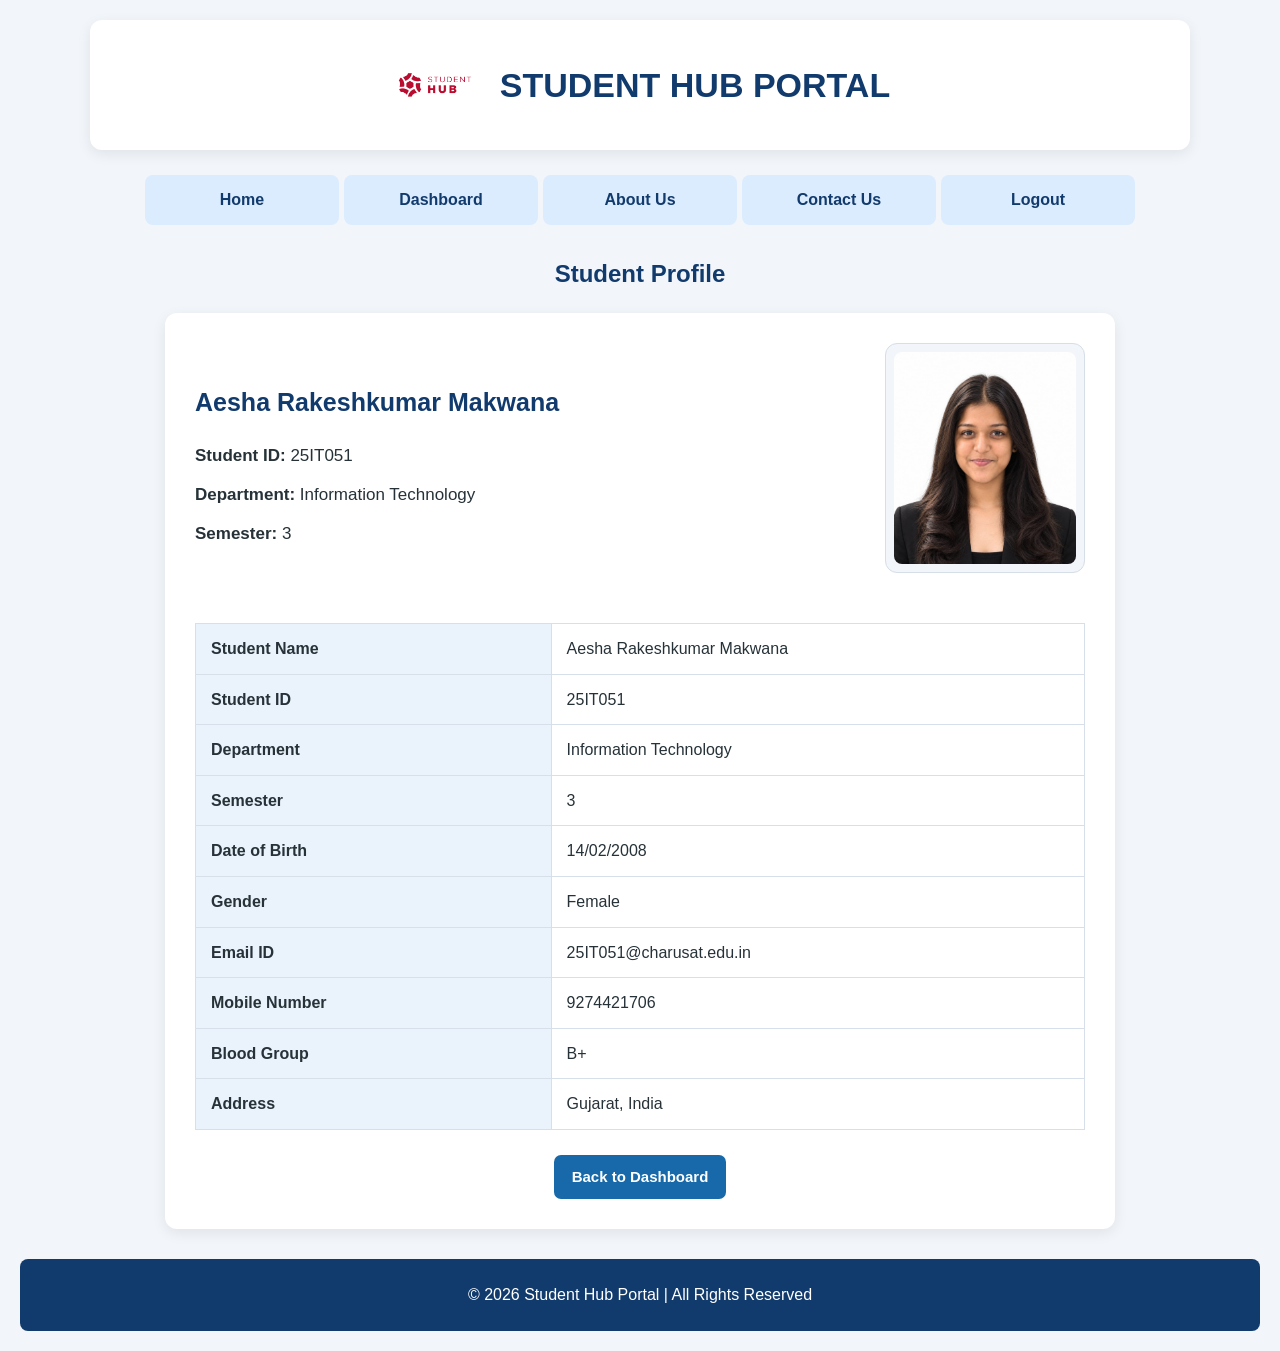
<file: profile.html>
<!DOCTYPE html>
<html lang="en">

<head>
    <meta charset="UTF-8">
    <meta name="viewport" content="width=device-width, initial-scale=1.0">
    <title>Student Profile - Student Hub Portal</title>
    <link rel="stylesheet" href="style.css">
    <script src="script.js" defer></script>

    <style>
        .profile-heading {
            text-align: center;
            margin: 20px 0;
        }

        .profile-box {
            padding: 30px;
        }

        .top-section {
            display: grid;
            grid-template-columns: minmax(0, 1fr) 200px;
            gap: 30px;
            align-items: center;
            margin-bottom: 30px;
        }

        .student-info h3 {
            font-size: 25px;
            margin-bottom: 20px;
        }

        .student-info p {
            font-size: 17px;
            margin: 12px 0;
        }

        .photo-box {
            width: 200px;
            height: 230px;
            padding: 8px;
            display: flex;
            align-items: center;
            justify-content: center;
            background: #f2f5f9;
            border: 1px solid #d6dee8;
            border-radius: 12px;
            overflow: hidden;
        }

        .photo-box img {
            width: 100%;
            height: 100%;
            object-fit: cover;
            object-position: center;
            border-radius: 8px;
        }

        .profile-table {
            width: 100%;
            border-collapse: collapse;
        }

        .profile-table th,
        .profile-table td {
            padding: 12px 15px;
            border: 1px solid #d7e0ea;
            text-align: left;
            font-size: 16px;
        }

        .profile-table th {
            width: 40%;
            background-color: #eaf2fb;
        }

        .profile-actions {
            display: flex;
            justify-content: center;
            margin-top: 25px;
        }

        @media (max-width: 600px) {
            .profile-box {
                padding: 15px;
            }

            .top-section {
                grid-template-columns: 1fr;
                text-align: center;
            }

            .photo-box {
                width: 170px;
                height: 200px;
                margin: 0 auto;
            }

            .student-info h3 {
                font-size: 22px;
            }

            .profile-table th,
            .profile-table td {
                padding: 9px 7px;
                font-size: 14px;
                overflow-wrap: anywhere;
            }

            .profile-table th {
                width: 42%;
            }
        }
    </style>
</head>

<body>

    <header class="header">
        <img src="Logo.jpg" alt="Student Hub Portal Logo">
        <h1>STUDENT HUB PORTAL</h1>
    </header>

    <nav>
        <table class="nav">
            <tbody>
                <tr>
                    <td><a href="index.html">Home</a></td>
                    <td><a href="dashboard.html">Dashboard</a></td>
                    <td><a href="about.html">About Us</a></td>
                    <td><a href="contact.html">Contact Us</a></td>
                    <td><a href="login.html">Logout</a></td>
                </tr>
            </tbody>
        </table>
    </nav>

    <main>
        <section class="profile-section">

            <h2 class="profile-heading">Student Profile</h2>

            <div class="profile-box">

                <div class="top-section">

                    <div class="student-info">
                        <h3>Aesha Rakeshkumar Makwana</h3>

                        <p><strong>Student ID:</strong> 25IT051</p>
                        <p><strong>Department:</strong> Information Technology</p>
                        <p><strong>Semester:</strong> 3</p>
                    </div>

                    <div class="photo-box">
                        <img src="aesha.jpeg" alt="Aesha Makwana - Student Profile Photo">
                    </div>

                </div>

                <div class="table-container">
                    <table class="profile-table">
                        <tbody>
                            <tr>
                                <th scope="row">Student Name</th>
                                <td>Aesha Rakeshkumar Makwana</td>
                            </tr>
                            <tr>
                                <th scope="row">Student ID</th>
                                <td>25IT051</td>
                            </tr>
                            <tr>
                                <th scope="row">Department</th>
                                <td>Information Technology</td>
                            </tr>
                            <tr>
                                <th scope="row">Semester</th>
                                <td>3</td>
                            </tr>
                            <tr>
                                <th scope="row">Date of Birth</th>
                                <td>14/02/2008</td>
                            </tr>
                            <tr>
                                <th scope="row">Gender</th>
                                <td>Female</td>
                            </tr>
                            <tr>
                                <th scope="row">Email ID</th>
                                <td>25IT051@charusat.edu.in</td>
                            </tr>
                            <tr>
                                <th scope="row">Mobile Number</th>
                                <td>9274421706</td>
                            </tr>
                            <tr>
                                <th scope="row">Blood Group</th>
                                <td>B+</td>
                            </tr>
                            <tr>
                                <th scope="row">Address</th>
                                <td>Gujarat, India</td>
                            </tr>
                        </tbody>
                    </table>
                </div>

                <div class="profile-actions">
                    <a href="dashboard.html" class="button">Back to Dashboard</a>
                </div>

            </div>

        </section>
    </main>

    <footer class="footer">
        <p>© 2026 Student Hub Portal | All Rights Reserved</p>
    </footer>

</body>

</html>
</file>
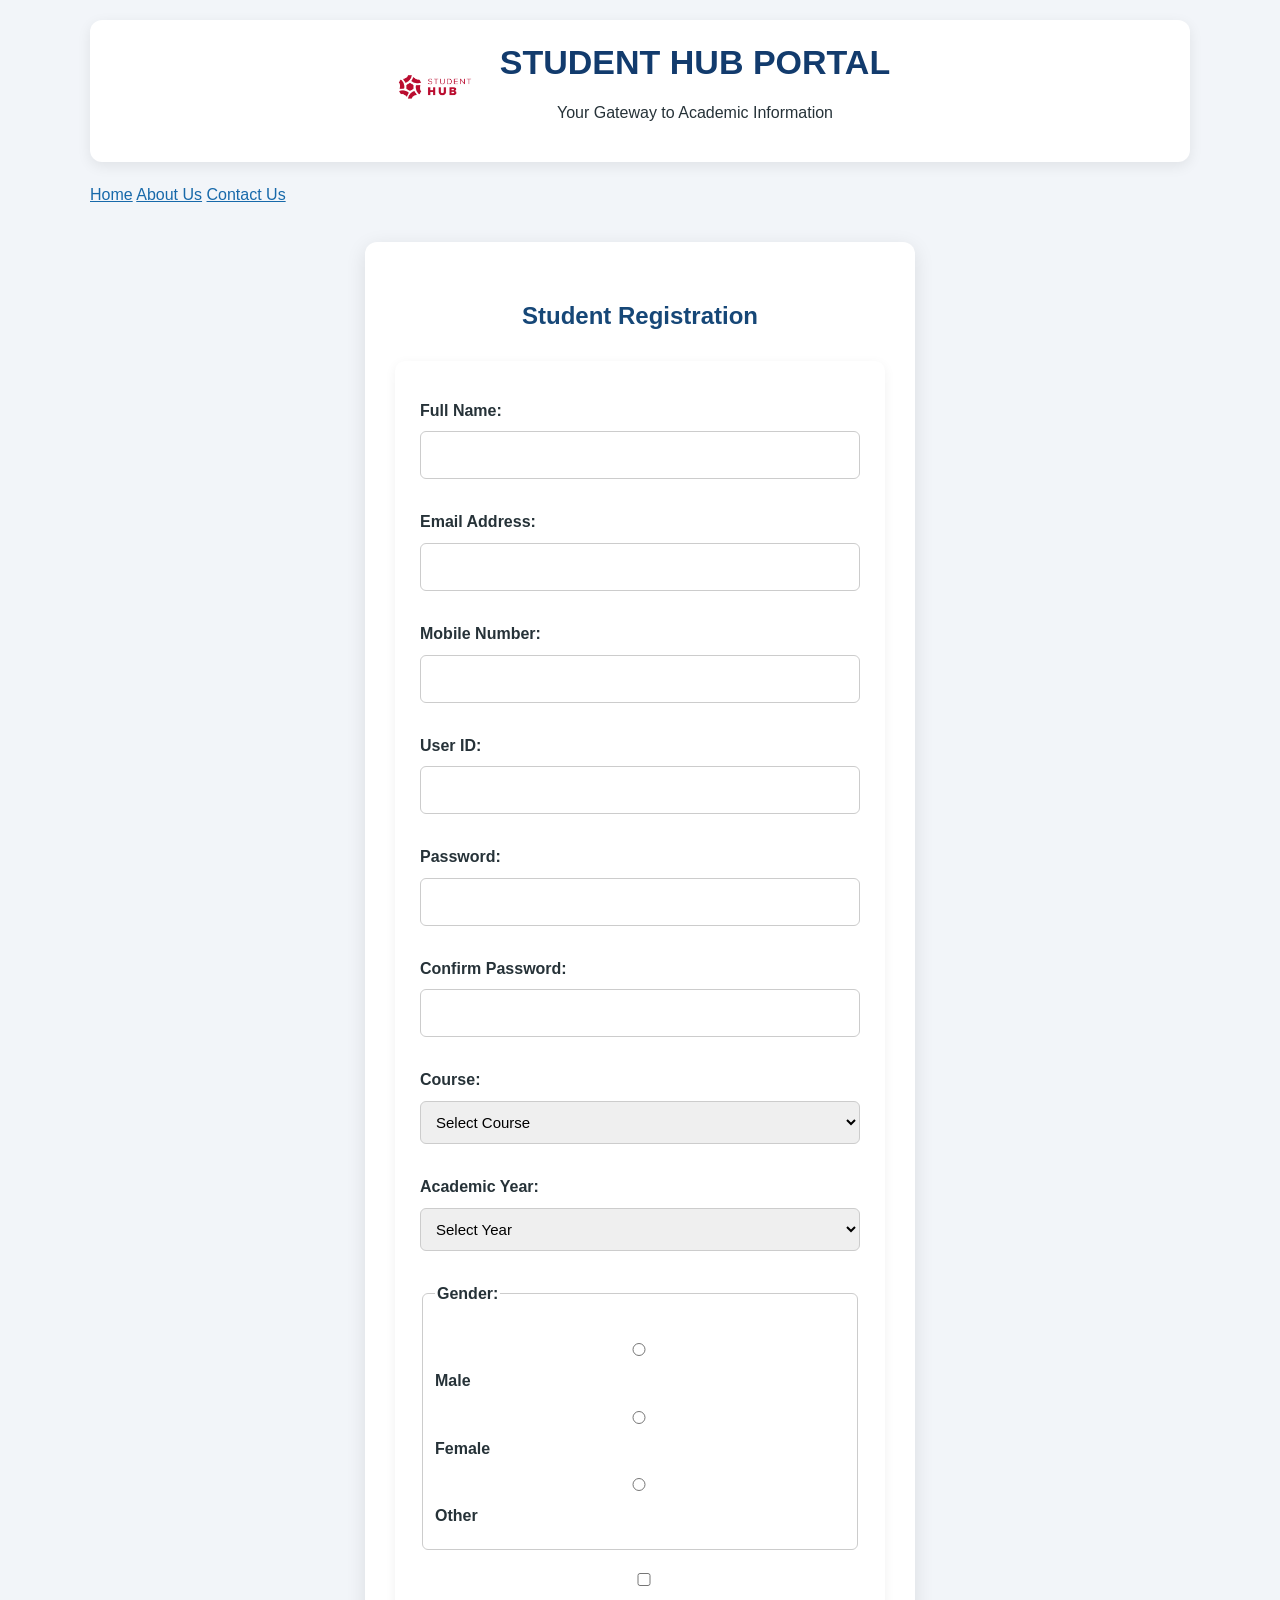
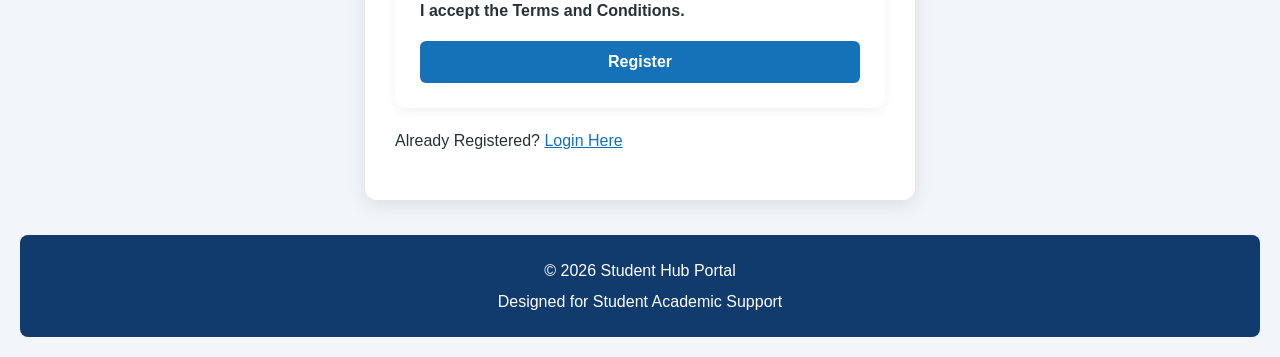
<file: register.html>
<!DOCTYPE html>
<html lang="en">

<head>
    <meta charset="UTF-8">
    <meta name="viewport" content="width=device-width, initial-scale=1.0">
    <title>Register - Student Hub Portal</title>
    <link rel="stylesheet" href="style.css">
    <script src="script.js" defer></script>
</head>

<body>

    <header class="header">
        <div class="header-logo">
            <img src="Logo.jpg" alt="Student Hub Portal Logo" width="100">
        </div>
        <div class="header-title">
            <h1>STUDENT HUB PORTAL</h1>
            <p>Your Gateway to Academic Information</p>
        </div>
    </header>

    <nav class="navbar">
        <a href="index.html">Home</a>
        <a href="about.html">About Us</a>
        <a href="contact.html">Contact Us</a>
    </nav>

    <main class="registration-container">

        <h2>Student Registration</h2>

        <form id="registrationForm" action="login.html" method="get">

            <div class="form-group">
                <label for="fullname">Full Name:</label>
                <input type="text" id="fullname" name="fullname" autocomplete="name" required>
                <small id="fullnameError" class="error-message"></small>
            </div>

            <div class="form-group">
                <label for="email">Email Address:</label>
                <input type="email" id="email" name="email" autocomplete="email" required>
                <small id="emailError" class="error-message"></small>
            </div>

            <div class="form-group">
                <label for="mobile">Mobile Number:</label>
                <input type="tel" id="mobile" name="mobile" inputmode="numeric"
                       autocomplete="tel" pattern="[6-9][0-9]{9}"
                       title="Enter a valid 10-digit Indian mobile number" required>
                <small id="mobileError" class="error-message"></small>
            </div>

            <div class="form-group">
                <label for="userid">User ID:</label>
                <input type="text" id="userid" name="userid" autocomplete="username" required>
                <small id="useridError" class="error-message"></small>
            </div>

            <div class="form-group">
                <label for="password">Password:</label>
                <input type="password" id="password" name="password"
                       autocomplete="new-password" minlength="8" required>
                <small id="passwordStrength" aria-live="polite"></small>
                <small id="passwordError" class="error-message"></small>
            </div>

            <div class="form-group">
                <label for="confirmpassword">Confirm Password:</label>
                <input type="password" id="confirmpassword" name="confirmpassword"
                       autocomplete="new-password" required>
                <small id="confirmPasswordError" class="error-message"></small>
            </div>

            <div class="form-group">
                <label for="course">Course:</label>
                <select id="course" name="course" required>
                    <option value="">Select Course</option>
                    <option value="Computer Engineering">Computer Engineering</option>
                    <option value="Information Technology">Information Technology</option>
                    <option value="Electrical Engineering">Electrical Engineering</option>
                    <option value="Mechanical Engineering">Mechanical Engineering</option>
                    <option value="Civil Engineering">Civil Engineering</option>
                </select>
                <small id="courseError" class="error-message"></small>
            </div>

            <div class="form-group">
                <label for="year">Academic Year:</label>
                <select id="year" name="year" required>
                    <option value="">Select Year</option>
                    <option value="First Year">First Year</option>
                    <option value="Second Year">Second Year</option>
                    <option value="Third Year">Third Year</option>
                    <option value="Fourth Year">Fourth Year</option>
                </select>
                <small id="yearError" class="error-message"></small>
            </div>

            <fieldset class="form-group">
                <legend>Gender:</legend>

                <label>
                    <input type="radio" name="gender" value="Male" required>
                    Male
                </label>

                <label>
                    <input type="radio" name="gender" value="Female">
                    Female
                </label>

                <label>
                    <input type="radio" name="gender" value="Other">
                    Other
                </label>

                <small id="genderError" class="error-message"></small>
            </fieldset>

            <div class="form-group">
                <label>
                    <input type="checkbox" id="terms" name="terms" required>
                    I accept the Terms and Conditions.
                </label>
                <small id="termsError" class="error-message"></small>
            </div>

            <button type="submit" class="button">Register</button>

        </form>

        <p>Already Registered? <a href="login.html">Login Here</a></p>

    </main>

    <footer class="footer">
        <p>© 2026 Student Hub Portal</p>
        <p>Designed for Student Academic Support</p>
    </footer>

</body>

</html>
</file>
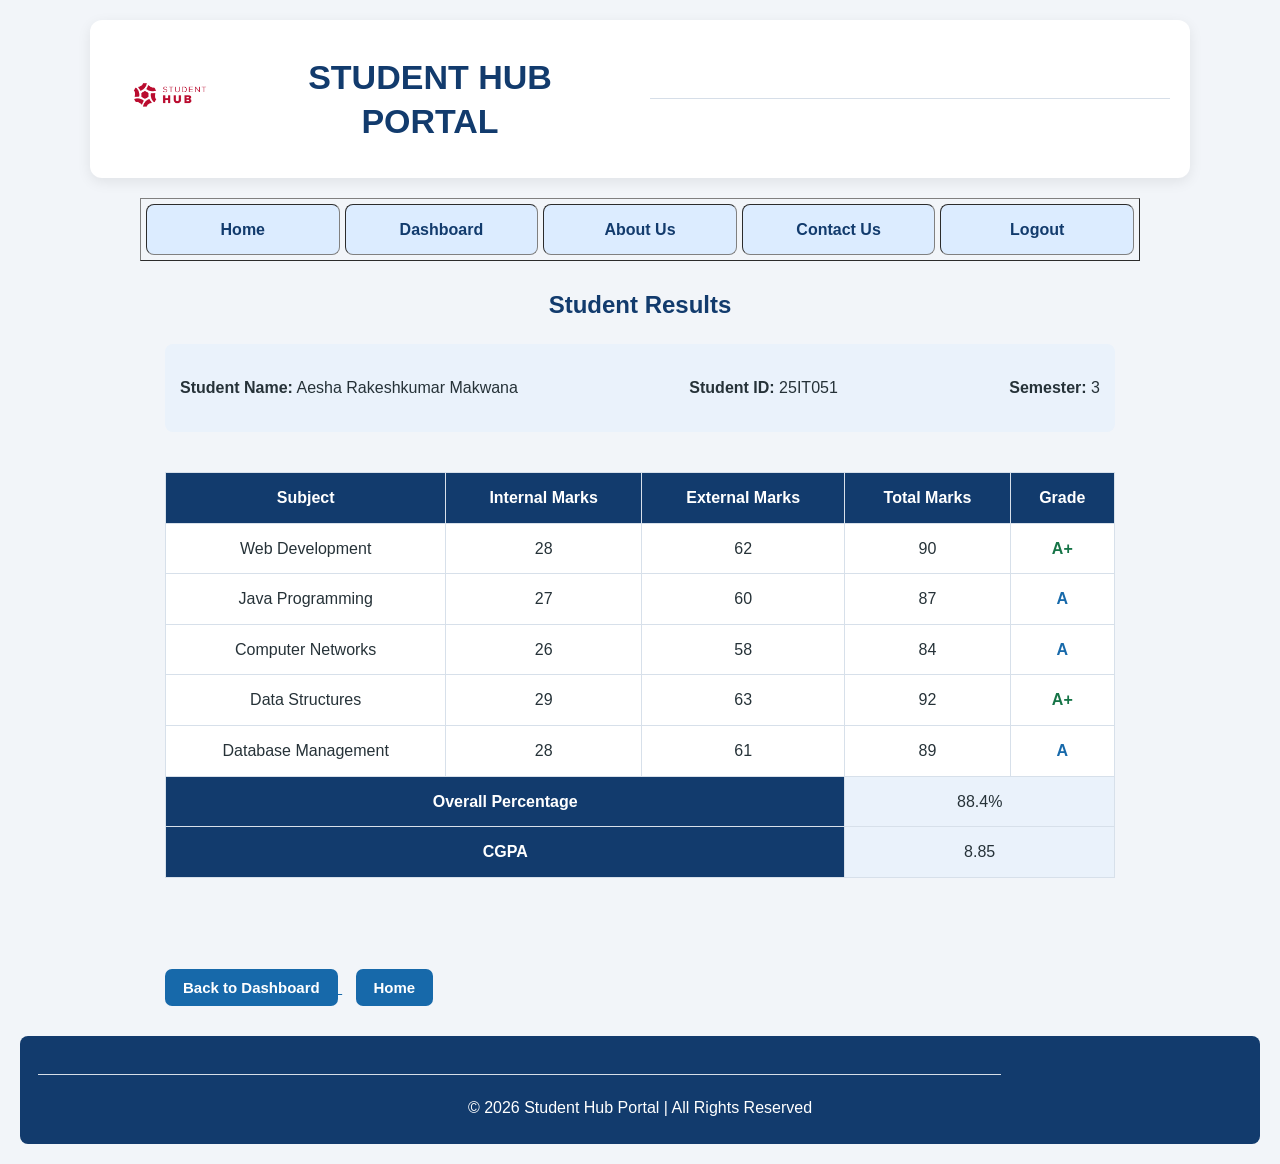
<file: result.html>
<!DOCTYPE html>
<html lang="en">

<head>
    <meta charset="UTF-8">
    <meta name="viewport" content="width=device-width, initial-scale=1.0">

    <title>Student Results - Student Hub Portal</title>

    <link rel="stylesheet" href="style.css">
    <script src="script.js" defer></script>
</head>

<body>

    <!-- Header -->
    <header class="header">

        <table class="header-table" width="80%" align="center">
            <tr>
                <td width="120" align="center">
                    <img src="Logo.jpg"
                         alt="Student Hub Portal Logo"
                         width="90">
                </td>

                <td align="center">
                    <h1>STUDENT HUB PORTAL</h1>
                </td>
            </tr>
        </table>

        <hr width="80%">

    </header>

    <!-- Navigation -->
    <nav class="navbar">
        <center>
            <table class="nav"
                   border="1"
                   cellpadding="10"
                   cellspacing="0"
                   width="70%">

                <tr align="center">
                    <td><a href="index.html">Home</a></td>
                    <td><a href="dashboard.html">Dashboard</a></td>
                    <td><a href="about.html">About Us</a></td>
                    <td><a href="contact.html">Contact Us</a></td>
                    <td><a href="login.html">Logout</a></td>
                </tr>

            </table>
        </center>
    </nav>

    <!-- Main Content -->
    <main>
        <section class="results-section">

            <h2 align="center">Student Results</h2>

            <!-- Student Information -->
            <div class="result-info">
                <p><strong>Student Name:</strong> Aesha Rakeshkumar Makwana</p>
                <p><strong>Student ID:</strong> 25IT051</p>
                <p><strong>Semester:</strong> 3</p>
            </div>

            <!-- Results Table -->
            <div class="table-container">

                <table class="results-table"
                       border="1"
                       cellpadding="10"
                       cellspacing="0"
                       width="80%"
                       align="center">

                    <thead>
                        <tr>
                            <th scope="col">Subject</th>
                            <th scope="col">Internal Marks</th>
                            <th scope="col">External Marks</th>
                            <th scope="col">Total Marks</th>
                            <th scope="col">Grade</th>
                        </tr>
                    </thead>

                    <tbody>
                        <tr>
                            <td>Web Development</td>
                            <td>28</td>
                            <td>62</td>
                            <td>90</td>
                            <td class="aplus">A+</td>
                        </tr>

                        <tr>
                            <td>Java Programming</td>
                            <td>27</td>
                            <td>60</td>
                            <td>87</td>
                            <td class="a">A</td>
                        </tr>

                        <tr>
                            <td>Computer Networks</td>
                            <td>26</td>
                            <td>58</td>
                            <td>84</td>
                            <td class="a">A</td>
                        </tr>

                        <tr>
                            <td>Data Structures</td>
                            <td>29</td>
                            <td>63</td>
                            <td>92</td>
                            <td class="aplus">A+</td>
                        </tr>

                        <tr>
                            <td>Database Management</td>
                            <td>28</td>
                            <td>61</td>
                            <td>89</td>
                            <td class="a">A</td>
                        </tr>
                    </tbody>

                    <tfoot>
                        <tr class="summary">
                            <th colspan="3" scope="row">Overall Percentage</th>
                            <td colspan="2">88.4%</td>
                        </tr>

                        <tr class="summary">
                            <th colspan="3" scope="row">CGPA</th>
                            <td colspan="2">8.85</td>
                        </tr>
                    </tfoot>

                </table>

            </div>

            <!-- Navigation Buttons -->
            <div class="result-actions">
                <center>
                    <br><br>

                    <a href="dashboard.html">
                        <button type="button">Back to Dashboard</button>
                    </a>

                    &nbsp;&nbsp;

                    <a href="index.html">
                        <button type="button">Home</button>
                    </a>
                </center>
            </div>

        </section>
    </main>

    <!-- Footer -->
    <footer class="footer">
        <hr width="80%">

        <center>
            <p>© 2026 Student Hub Portal | All Rights Reserved</p>
        </center>
    </footer>

</body>

</html>
</file>
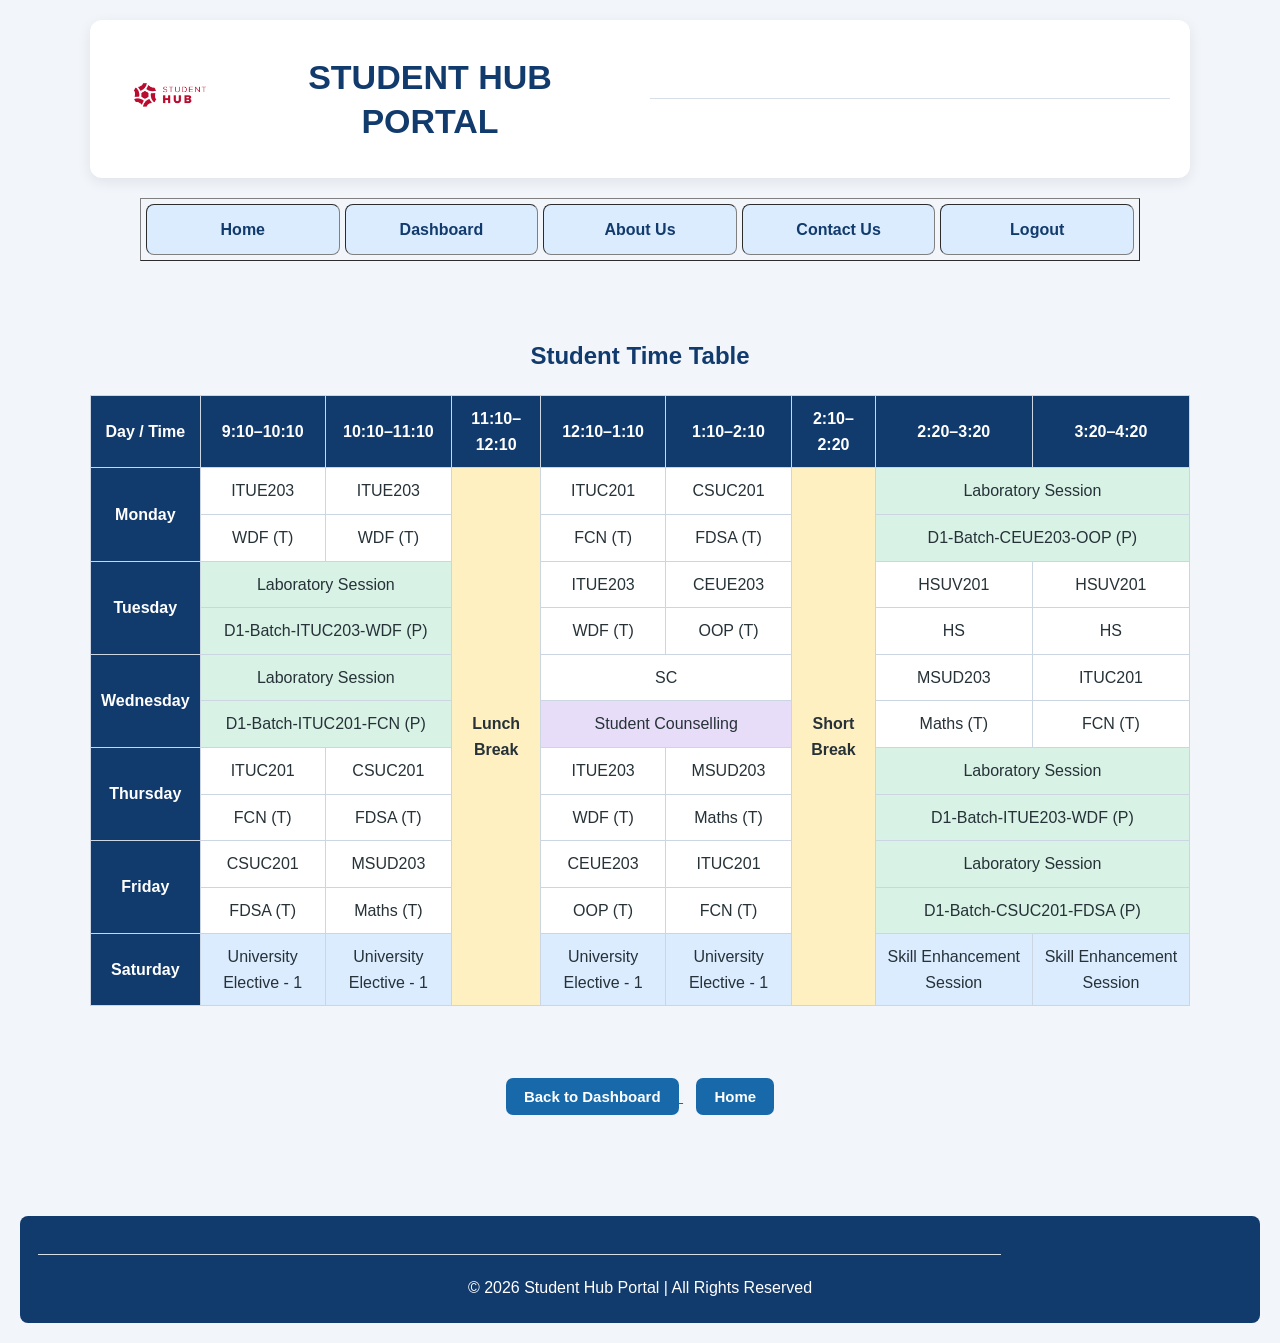
<file: timetable.html>
<!DOCTYPE html>
<html lang="en">

<head>
    <meta charset="UTF-8">
    <meta name="viewport" content="width=device-width, initial-scale=1.0">

    <title>Student Time Table - Student Hub Portal</title>

    <link rel="stylesheet" href="style.css">
    <script src="script.js" defer></script>
</head>

<body>

    <!-- Header -->
    <header class="header">

        <table class="header-table" width="80%" align="center">
            <tr>
                <td width="120" align="center">
                    <img src="Logo.jpg"
                         alt="Student Hub Portal Logo"
                         width="90">
                </td>

                <td align="center">
                    <h1>STUDENT HUB PORTAL</h1>
                </td>
            </tr>
        </table>

        <hr width="80%">

    </header>

    <!-- Navigation -->
    <nav>
        <center>
            <table class="nav"
                   border="1"
                   cellpadding="10"
                   cellspacing="0"
                   width="70%">

                <tr align="center">
                    <td><a href="index.html">Home</a></td>
                    <td><a href="dashboard.html">Dashboard</a></td>
                    <td><a href="about.html">About Us</a></td>
                    <td><a href="contact.html">Contact Us</a></td>
                    <td><a href="login.html">Logout</a></td>
                </tr>

            </table>
        </center>
    </nav>

    <br>

    <!-- Main Content -->
    <main>
        <section class="timetable-section">

            <h2 align="center">Student Time Table</h2>

            <div class="timetable-container">

                <table class="timetable-table"
                       border="1"
                       cellpadding="8"
                       cellspacing="0"
                       align="center">

                    <thead>
                        <tr>
                            <th scope="col">Day / Time</th>
                            <th scope="col">9:10–10:10</th>
                            <th scope="col">10:10–11:10</th>
                            <th scope="col">11:10–12:10</th>
                            <th scope="col">12:10–1:10</th>
                            <th scope="col">1:10–2:10</th>
                            <th scope="col">2:10–2:20</th>
                            <th scope="col">2:20–3:20</th>
                            <th scope="col">3:20–4:20</th>
                        </tr>
                    </thead>

                    <tbody>

                        <!-- Monday -->
                        <tr>
                            <th scope="rowgroup" rowspan="2">Monday</th>
                            <td>ITUE203</td>
                            <td>ITUE203</td>
                            <td rowspan="12" class="break">Lunch Break</td>
                            <td>ITUC201</td>
                            <td>CSUC201</td>
                            <td rowspan="12" class="break">Short Break</td>
                            <td colspan="2" class="lab">Laboratory Session</td>
                        </tr>

                        <tr>
                            <td>WDF (T)</td>
                            <td>WDF (T)</td>
                            <td>FCN (T)</td>
                            <td>FDSA (T)</td>
                            <td colspan="2" class="lab">D1-Batch-CEUE203-OOP (P)</td>
                        </tr>

                        <!-- Tuesday -->
                        <tr>
                            <th scope="rowgroup" rowspan="2">Tuesday</th>
                            <td colspan="2" class="lab">Laboratory Session</td>
                            <td>ITUE203</td>
                            <td>CEUE203</td>
                            <td>HSUV201</td>
                            <td>HSUV201</td>
                        </tr>

                        <tr>
                            <td colspan="2" class="lab">D1-Batch-ITUC203-WDF (P)</td>
                            <td>WDF (T)</td>
                            <td>OOP (T)</td>
                            <td>HS</td>
                            <td>HS</td>
                        </tr>

                        <!-- Wednesday -->
                        <tr>
                            <th scope="rowgroup" rowspan="2">Wednesday</th>
                            <td colspan="2" class="lab">Laboratory Session</td>
                            <td colspan="2">SC</td>
                            <td>MSUD203</td>
                            <td>ITUC201</td>
                        </tr>

                        <tr>
                            <td colspan="2" class="lab">D1-Batch-ITUC201-FCN (P)</td>
                            <td colspan="2" class="counselling">Student Counselling</td>
                            <td>Maths (T)</td>
                            <td>FCN (T)</td>
                        </tr>

                        <!-- Thursday -->
                        <tr>
                            <th scope="rowgroup" rowspan="2">Thursday</th>
                            <td>ITUC201</td>
                            <td>CSUC201</td>
                            <td>ITUE203</td>
                            <td>MSUD203</td>
                            <td colspan="2" class="lab">Laboratory Session</td>
                        </tr>

                        <tr>
                            <td>FCN (T)</td>
                            <td>FDSA (T)</td>
                            <td>WDF (T)</td>
                            <td>Maths (T)</td>
                            <td colspan="2" class="lab">D1-Batch-ITUE203-WDF (P)</td>
                        </tr>

                        <!-- Friday -->
                        <tr>
                            <th scope="rowgroup" rowspan="2">Friday</th>
                            <td>CSUC201</td>
                            <td>MSUD203</td>
                            <td>CEUE203</td>
                            <td>ITUC201</td>
                            <td colspan="2" class="lab">Laboratory Session</td>
                        </tr>

                        <tr>
                            <td>FDSA (T)</td>
                            <td>Maths (T)</td>
                            <td>OOP (T)</td>
                            <td>FCN (T)</td>
                            <td colspan="2" class="lab">D1-Batch-CSUC201-FDSA (P)</td>
                        </tr>

                        <!-- Saturday -->
                        <tr>
                            <th scope="rowgroup" rowspan="2">Saturday</th>
                            <td rowspan="2" class="elective">University Elective - 1</td>
                            <td rowspan="2" class="elective">University Elective - 1</td>
                            <td rowspan="2" class="elective">University Elective - 1</td>
                            <td rowspan="2" class="elective">University Elective - 1</td>
                            <td rowspan="2" class="elective">Skill Enhancement Session</td>
                            <td rowspan="2" class="elective">Skill Enhancement Session</td>
                        </tr>

                        <tr></tr>

                    </tbody>

                </table>

            </div>

            <!-- Navigation Buttons -->
            <div class="timetable-actions">
                <center>
                    <br><br>

                    <a href="dashboard.html">
                        <button type="button">Back to Dashboard</button>
                    </a>

                    &nbsp;&nbsp;

                    <a href="index.html">
                        <button type="button">Home</button>
                    </a>
                </center>
            </div>

        </section>
    </main>

    <br><br>

    <!-- Footer -->
    <footer class="footer">
        <hr width="80%">

        <center>
            <p>© 2026 Student Hub Portal | All Rights Reserved</p>
        </center>
    </footer>

</body>

</html>
</file>
<file: style.css>
/* * {
    box-sizing: border-box;
}

html {
    scroll-behavior: smooth;
}

body {
    margin: 0;
    padding: 20px;
    font-family: Arial, Helvetica, sans-serif;
    background-color: #f2f5f9;
    color: #263238;
    line-height: 1.6;
}

.header {
    width: 100%;
    max-width: 1100px;
    margin: 0 auto 20px;
    padding: 20px;
    display: flex;
    align-items: center;
    justify-content: center;
    gap: 20px;
    background-color: #ffffff;
    border-radius: 12px;
    box-shadow: 0 4px 14px rgba(0, 0, 0, 0.08);
    text-align: center;
}

.header img {
    width: 90px;
    height: 90px;
    object-fit: contain;
}

.header h1 {
    margin: 0;
    color: #123b6d;
    font-size: clamp(22px, 4vw, 34px);
    line-height: 1.3;
}

h1,
h2,
h3 {
    color: #123b6d;
}

h2 {
    margin-top: 25px;
}

hr {
    border: 0;
    border-top: 1px solid #d6dee8;
    margin: 20px 0;
}

.nav {
    width: min(100%, 1000px);
    margin: 0 auto 25px;
    border-collapse: separate;
    border-spacing: 5px;
    table-layout: fixed;
}

.nav td {
    padding: 12px 8px;
    background-color: #dcecff;
    border-radius: 8px;
    text-align: center;
    transition: background-color 0.2s ease, transform 0.2s ease;
}

.nav td:hover {
    background-color: #bfdcff;
    transform: translateY(-2px);
}

.nav a {
    display: block;
    color: #123b6d;
    text-decoration: none;
    font-weight: bold;
    overflow-wrap: anywhere;
}

a {
    color: #1769aa;
}

a:hover {
    color: #0d4777;
}

button,
input[type="submit"],
input[type="reset"],
.button {
    display: inline-block;
    padding: 10px 18px;
    border: 0;
    border-radius: 7px;
    background-color: #1769aa;
    color: #ffffff;
    font-size: 15px;
    font-weight: bold;
    text-decoration: none;
    cursor: pointer;
    transition: background-color 0.2s ease, transform 0.2s ease;
}

button:hover,
input[type="submit"]:hover,
input[type="reset"]:hover,
.button:hover {
    background-color: #104d80;
    transform: translateY(-1px);
}

input,
select,
textarea {
    max-width: 100%;
    padding: 10px;
    border: 1px solid #b8c5d4;
    border-radius: 6px;
    font: inherit;
}

input:focus,
select:focus,
textarea:focus {
    outline: 2px solid #8bc4ff;
    border-color: #1769aa;
}

table {
    max-width: 100%;
    border-collapse: collapse;
}

th,
td {
    padding: 10px;
}

.content,
.contact {
    width: min(100%, 900px);
    margin: 20px auto;
    padding: 25px;
    background-color: #ffffff;
    border-radius: 10px;
    box-shadow: 0 3px 12px rgba(0, 0, 0, 0.06);
}

.content table,
.contact table {
    width: 100%;
}

.content td,
.contact td {
    padding: 10px;
    vertical-align: top;
}

.dashboard-section {
    width: min(100%, 1000px);
    margin: 20px auto;
}

.dashboard-table {
    width: 100%;
    border-spacing: 12px;
    table-layout: fixed;
}

.dashboard-table td {
    padding: 20px 12px;
    border-radius: 10px;
    text-align: center;
    vertical-align: middle;
    color: #ffffff;
    font-weight: bold;
    box-shadow: 0 3px 10px rgba(0, 0, 0, 0.08);
}

.dashboard-table a {
    color: #ffffff;
    text-decoration: none;
}

.attendance {
    background-color: #2878b5;
}

.fees {
    background-color: #23856d;
}

.timetable {
    background-color: #7b61a8;
}

.result {
    background-color: #d97732;
}

.profile {
    background-color: #526b7a;
}

.profile-section {
    width: min(100%, 950px);
    margin: 20px auto;
}

.profile-box {
    padding: 25px;
    background-color: #ffffff;
    border-radius: 12px;
    box-shadow: 0 4px 14px rgba(0, 0, 0, 0.08);
}

.top-section {
    display: grid;
    grid-template-columns: minmax(0, 3fr) minmax(180px, 1fr);
    gap: 25px;
    align-items: start;
}

.student-info {
    width: 100%;
}

.student-info td {
    padding: 10px;
    border-bottom: 1px solid #e4eaf1;
}

.photo-box {
    display: flex;
    align-items: center;
    justify-content: center;
    min-height: 180px;
    padding: 15px;
    border: 1px dashed #aab8c8;
    border-radius: 10px;
    background-color: #f7f9fc;
    text-align: center;
}

.photo-box img {
    max-width: 100%;
    max-height: 220px;
    object-fit: contain;
}

.profile-table {
    width: 100%;
    margin-top: 20px;
}

.profile-table th,
.profile-table td {
    padding: 12px;
    border: 1px solid #d9e1ea;
    text-align: left;
}

.profile-table th {
    background-color: #eaf2fb;
}

.profile-actions,
.result-actions {
    display: flex;
    flex-wrap: wrap;
    gap: 10px;
    margin-top: 20px;
}

.fees-section,
.results-section,
.attendance-section {
    width: min(100%, 950px);
    margin: 20px auto;
}

.fees-table,
.results-table,
.attendance-table {
    width: 100%;
    margin: 20px auto;
    background-color: #ffffff;
    border-collapse: collapse;
}

.fees-table th,
.fees-table td,
.results-table th,
.results-table td,
.attendance-table th,
.attendance-table td {
    padding: 12px;
    border: 1px solid #d7e0ea;
    text-align: center;
}

.fees-table th,
.results-table th,
.attendance-table th {
    background-color: #123b6d;
    color: #ffffff;
}

.paid {
    color: #167447;
    font-weight: bold;
}

.pending {
    color: #bd3b35;
    font-weight: bold;
}

.result-info {
    display: flex;
    flex-wrap: wrap;
    justify-content: space-between;
    gap: 10px 25px;
    margin: 15px 0;
    padding: 15px;
    background-color: #eaf2fb;
    border-radius: 8px;
}

.table-container,
.timetable-container {
    width: 100%;
    overflow-x: auto;
    margin: 20px auto;
}

.results-table {
    min-width: 650px;
}

.attendance-table {
    min-width: 600px;
}

.aplus {
    color: #167447;
    font-weight: bold;
}

.a {
    color: #1769aa;
    font-weight: bold;
}

.summary {
    margin-top: 20px;
    padding: 18px;
    background-color: #eaf2fb;
    border-radius: 8px;
    text-align: center;
}

.timetable-section {
    width: min(100%, 1100px);
    margin: 20px auto;
}

.timetable-table {
    width: 100%;
    min-width: 1000px;
    background-color: #ffffff;
    border-collapse: collapse;
}

.timetable-table th,
.timetable-table td {
    padding: 10px;
    border: 1px solid #cbd6e2;
    text-align: center;
    vertical-align: middle;
}

.timetable-table th {
    background-color: #123b6d;
    color: #ffffff;
}

.break {
    background-color: #fff0c2;
    font-weight: bold;
}

.lab {
    background-color: #d9f2e6;
}

.counselling {
    background-color: #e8ddf8;
}

.elective {
    background-color: #dcecff;
}

form {
    width: min(100%, 600px);
    margin: 20px auto;
    padding: 25px;
    background-color: #ffffff;
    border-radius: 10px;
    box-shadow: 0 3px 12px rgba(0, 0, 0, 0.06);
}

form label {
    display: block;
    margin: 12px 0 5px;
    font-weight: bold;
}

form input:not([type="submit"]):not([type="reset"]),
form select,
form textarea {
    width: 100%;
    margin-bottom: 12px;
}

form input[type="submit"],
form input[type="reset"] {
    margin: 8px 8px 0 0;
}

.footer {
    margin: 30px auto 0;
    padding: 18px;
    color: #ffffff;
    background-color: #123b6d;
    border-radius: 8px;
    text-align: center;
}

.footer p {
    margin: 5px 0;
}

@media (max-width: 768px) {
    body {
        padding: 12px;
    }

    .header {
        gap: 12px;
        padding: 15px;
    }

    .header img {
        width: 70px;
        height: 70px;
    }

    .nav {
        border-spacing: 3px;
    }

    .nav td {
        padding: 10px 4px;
        font-size: 14px;
    }

    .content,
    .contact,
    .profile-box {
        padding: 18px;
    }

    .top-section {
        grid-template-columns: 1fr;
    }

    .photo-box {
        min-height: 140px;
    }

    .dashboard-table {
        border-spacing: 6px;
    }

    .dashboard-table td {
        padding: 15px 8px;
    }

    .timetable-table {
        min-width: 950px;
    }
}

@media (max-width: 480px) {
    body {
        padding: 8px;
    }

    .header {
        flex-direction: column;
        gap: 8px;
    }

    .header img {
        width: 60px;
        height: 60px;
    }

    .header h1 {
        font-size: 22px;
    }

    .nav {
        border-spacing: 2px;
    }

    .nav td {
        padding: 8px 2px;
        font-size: 12px;
    }

    .nav a {
        overflow-wrap: anywhere;
    }

    .content,
    .contact,
    .profile-box {
        padding: 12px;
    }

    .dashboard-table,
    .dashboard-table tbody,
    .dashboard-table tr,
    .dashboard-table td {
        display: block;
        width: 100%;
    }

    .dashboard-table td {
        margin-bottom: 10px;
    }

    .profile-table th,
    .profile-table td,
    .student-info td {
        padding: 8px 5px;
        font-size: 13px;
        overflow-wrap: anywhere;
    }

    .fees-table,
    .results-table,
    .attendance-table {
        min-width: 600px;
    }

    .fees-section,
    .results-section,
    .attendance-section {
        overflow-x: auto;
    }

    .footer {
        padding: 14px 8px;
        font-size: 14px;
    }

    button,
    input[type="submit"],
    input[type="reset"],
    .button {
        max-width: 100%;
    }
}

html[data-theme="dark"] body {
    background-color: #121212;
    color: #f5f5f5;
}

html[data-theme="dark"] h1,
html[data-theme="dark"] h2,
html[data-theme="dark"] h3,
html[data-theme="dark"] p,
html[data-theme="dark"] a,
html[data-theme="dark"] label {
    color: #f5f5f5;
}

html[data-theme="dark"] .header,
html[data-theme="dark"] .card,
html[data-theme="dark"] .container {
    background-color: #1e1e1e;
    color: #f5f5f5;
}

html[data-theme="dark"] button {
    background-color: #333333;
    color: white;
    border: 1px solid #666666;
}

html[data-theme="dark"] input,
html[data-theme="dark"] textarea,
html[data-theme="dark"] select {
    background-color: #252525;
    color: white;
    border: 1px solid #666666;
}
.notification-banner {
    display: flex;
    justify-content: space-between;
    align-items: center;
    gap: 15px;
    padding: 15px 20px;
    margin: 15px 0;
    background-color: #dceeff;
    color: #123456;
    border-left: 5px solid #1672b8;
    border-radius: 8px;
}

.notification-banner button {
    cursor: pointer;
    border: none;
    padding: 6px 10px;
    border-radius: 5px;
}
.button,
button {
    transition: all 0.3s ease;
}

.button:hover,
button:hover {
    transform: translateY(-3px);
    box-shadow: 0 5px 15px rgba(0, 0, 0, 0.2);
}

.feature-card {
    transition: transform 0.3s ease, box-shadow 0.3s ease;
}

.feature-card:hover {
    transform: translateY(-8px);
    box-shadow: 0 8px 20px rgba(0, 0, 0, 0.2);
}
.registration-container {
    max-width: 550px;
    margin: 35px auto;
    padding: 30px;
    background: #ffffff;
    border-radius: 12px;
    box-shadow: 0 5px 20px rgba(0, 0, 0, 0.1);
}

.registration-container h2 {
    text-align: center;
    color: #164777;
    margin-bottom: 25px;
}

.registration-container .form-group {
    margin-bottom: 18px;
}

.registration-container .form-group > label,
.registration-container legend {
    display: block;
    font-weight: 600;
    margin-bottom: 8px;
}

.registration-container input:not([type="radio"]):not([type="checkbox"]),
.registration-container select {
    width: 100%;
    padding: 11px;
    border: 1px solid #cccccc;
    border-radius: 6px;
    box-sizing: border-box;
    font-size: 15px;
    transition: border-color 0.3s, box-shadow 0.3s;
}

.registration-container input:focus,
.registration-container select:focus {
    outline: none;
    border-color: #1672b8;
    box-shadow: 0 0 5px rgba(22, 114, 184, 0.3);
}

.registration-container fieldset {
    border: 1px solid #cccccc;
    border-radius: 6px;
    padding: 12px;
}

.registration-container fieldset label {
    display: inline-flex;
    align-items: center;
    gap: 5px;
    margin-right: 12px;
}

.registration-container input[type="radio"],
.registration-container input[type="checkbox"] {
    width: auto;
    accent-color: #1672b8;
}

.registration-container .error-message {
    display: block;
    color: #d00000;
    font-size: 13px;
    margin-top: 5px;
}

#passwordStrength {
    display: block;
    margin-top: 6px;
    font-weight: bold;
    font-size: 13px;
}

.registration-container button[type="submit"] {
    width: 100%;
    padding: 12px;
    background: #1672b8;
    color: white;
    border: none;
    border-radius: 6px;
    font-size: 16px;
    font-weight: bold;
    cursor: pointer;
    transition: background 0.3s, transform 0.3s;
}

.registration-container button[type="submit"]:hover {
    background: #10558c;
    transform: translateY(-2px);
}

.registration-container a {
    color: #1672b8;
}

html[data-theme="dark"] .registration-container {
    background: #1e1e1e;
    color: #f5f5f5;
}

html[data-theme="dark"] .registration-container h2 {
    color: #90caff;
}

html[data-theme="dark"] .registration-container input:not([type="radio"]):not([type="checkbox"]),
html[data-theme="dark"] .registration-container select {
    background: #252525;
    color: white;
    border-color: #666666;
}

html[data-theme="dark"] .registration-container fieldset {
    border-color: #666666;
}

@media (max-width: 600px) {
    .registration-container {
        margin: 20px 12px;
        padding: 20px;
    }

    .registration-container fieldset label {
        margin-bottom: 8px;
    }
} */
 * {
    box-sizing: border-box;
}

html {
    scroll-behavior: smooth;
}

body {
    margin: 0;
    padding: 20px;
    font-family: Arial, Helvetica, sans-serif;
    background-color: #f2f5f9;
    color: #263238;
    line-height: 1.6;
}

.header {
    width: 100%;
    max-width: 1100px;
    margin: 0 auto 20px;
    padding: 20px;
    display: flex;
    align-items: center;
    justify-content: center;
    gap: 20px;
    background-color: #ffffff;
    border-radius: 12px;
    box-shadow: 0 4px 14px rgba(0, 0, 0, 0.08);
    text-align: center;
}

.header img {
    width: 90px;
    height: 90px;
    object-fit: contain;
}

.header h1 {
    margin: 0;
    color: #123b6d;
    font-size: clamp(22px, 4vw, 34px);
    line-height: 1.3;
}

h1,
h2,
h3 {
    color: #123b6d;
}

h2 {
    margin-top: 25px;
}

hr {
    border: 0;
    border-top: 1px solid #d6dee8;
    margin: 20px 0;
}

.nav {
    width: min(100%, 1000px);
    margin: 0 auto 25px;
    border-collapse: separate;
    border-spacing: 5px;
    table-layout: fixed;
}

.nav td {
    padding: 12px 8px;
    background-color: #dcecff;
    border-radius: 8px;
    text-align: center;
    transition: background-color 0.2s ease, transform 0.2s ease;
}

.nav td:hover {
    background-color: #bfdcff;
    transform: translateY(-2px);
}

.nav a {
    display: block;
    color: #123b6d;
    text-decoration: none;
    font-weight: bold;
    overflow-wrap: anywhere;
}

a {
    color: #1769aa;
}

a:hover {
    color: #0d4777;
}

button,
input[type="submit"],
input[type="reset"],
.button {
    display: inline-block;
    padding: 10px 18px;
    border: 0;
    border-radius: 7px;
    background-color: #1769aa;
    color: #ffffff;
    font-size: 15px;
    font-weight: bold;
    text-decoration: none;
    cursor: pointer;
    transition: background-color 0.2s ease, transform 0.2s ease;
}

button:hover,
input[type="submit"]:hover,
input[type="reset"]:hover,
.button:hover {
    background-color: #104d80;
    transform: translateY(-1px);
}

input,
select,
textarea {
    max-width: 100%;
    padding: 10px;
    border: 1px solid #b8c5d4;
    border-radius: 6px;
    font: inherit;
}

input:focus,
select:focus,
textarea:focus {
    outline: 2px solid #8bc4ff;
    border-color: #1769aa;
}

table {
    max-width: 100%;
    border-collapse: collapse;
}

th,
td {
    padding: 10px;
}

.content,
.contact {
    width: min(100%, 900px);
    margin: 20px auto;
    padding: 25px;
    background-color: #ffffff;
    border-radius: 10px;
    box-shadow: 0 3px 12px rgba(0, 0, 0, 0.06);
}

.content table,
.contact table {
    width: 100%;
}

.content td,
.contact td {
    padding: 10px;
    vertical-align: top;
}

.dashboard-section {
    width: min(100%, 1000px);
    margin: 20px auto;
}

.dashboard-table {
    width: 100%;
    border-spacing: 12px;
    table-layout: fixed;
}

.dashboard-table td {
    padding: 20px 12px;
    border-radius: 10px;
    text-align: center;
    vertical-align: middle;
    color: #ffffff;
    font-weight: bold;
    box-shadow: 0 3px 10px rgba(0, 0, 0, 0.08);
}

.dashboard-table a {
    color: #ffffff;
    text-decoration: none;
}

.attendance {
    background-color: #2878b5;
}

.fees {
    background-color: #23856d;
}

.timetable {
    background-color: #7b61a8;
}

.result {
    background-color: #d97732;
}

.profile {
    background-color: #526b7a;
}

.profile-section {
    width: min(100%, 950px);
    margin: 20px auto;
}

.profile-box {
    padding: 25px;
    background-color: #ffffff;
    border-radius: 12px;
    box-shadow: 0 4px 14px rgba(0, 0, 0, 0.08);
}

.top-section {
    display: grid;
    grid-template-columns: minmax(0, 3fr) minmax(180px, 1fr);
    gap: 25px;
    align-items: start;
}

.student-info {
    width: 100%;
}

.student-info td {
    padding: 10px;
    border-bottom: 1px solid #e4eaf1;
}

.photo-box {
    display: flex;
    align-items: center;
    justify-content: center;
    min-height: 180px;
    padding: 15px;
    border: 1px dashed #aab8c8;
    border-radius: 10px;
    background-color: #f7f9fc;
    text-align: center;
}

.photo-box img {
    max-width: 100%;
    max-height: 220px;
    object-fit: contain;
}

.profile-table {
    width: 100%;
    margin-top: 20px;
}

.profile-table th,
.profile-table td {
    padding: 12px;
    border: 1px solid #d9e1ea;
    text-align: left;
}

.profile-table th {
    background-color: #eaf2fb;
}

.profile-actions,
.result-actions {
    display: flex;
    flex-wrap: wrap;
    gap: 10px;
    margin-top: 20px;
}

.fees-section,
.results-section,
.attendance-section {
    width: min(100%, 950px);
    margin: 20px auto;
}

.fees-table,
.results-table,
.attendance-table {
    width: 100%;
    margin: 20px auto;
    background-color: #ffffff;
    border-collapse: collapse;
}

.fees-table th,
.fees-table td,
.results-table th,
.results-table td,
.attendance-table th,
.attendance-table td {
    padding: 12px;
    border: 1px solid #d7e0ea;
    text-align: center;
}

.fees-table th,
.results-table th,
.attendance-table th {
    background-color: #123b6d;
    color: #ffffff;
}

.paid {
    color: #167447;
    font-weight: bold;
}

.pending {
    color: #bd3b35;
    font-weight: bold;
}

.result-info {
    display: flex;
    flex-wrap: wrap;
    justify-content: space-between;
    gap: 10px 25px;
    margin: 15px 0;
    padding: 15px;
    background-color: #eaf2fb;
    border-radius: 8px;
}

.table-container,
.timetable-container {
    width: 100%;
    overflow-x: auto;
    margin: 20px auto;
}

.results-table {
    min-width: 650px;
}

.attendance-table {
    min-width: 600px;
}

.aplus {
    color: #167447;
    font-weight: bold;
}

.a {
    color: #1769aa;
    font-weight: bold;
}

.summary {
    margin-top: 20px;
    padding: 18px;
    background-color: #eaf2fb;
    border-radius: 8px;
    text-align: center;
}

.timetable-section {
    width: min(100%, 1100px);
    margin: 20px auto;
}

.timetable-table {
    width: 100%;
    min-width: 1000px;
    background-color: #ffffff;
    border-collapse: collapse;
}

.timetable-table th,
.timetable-table td {
    padding: 10px;
    border: 1px solid #cbd6e2;
    text-align: center;
    vertical-align: middle;
}

.timetable-table th {
    background-color: #123b6d;
    color: #ffffff;
}

.break {
    background-color: #fff0c2;
    font-weight: bold;
}

.lab {
    background-color: #d9f2e6;
}

.counselling {
    background-color: #e8ddf8;
}

.elective {
    background-color: #dcecff;
}

form {
    width: min(100%, 600px);
    margin: 20px auto;
    padding: 25px;
    background-color: #ffffff;
    border-radius: 10px;
    box-shadow: 0 3px 12px rgba(0, 0, 0, 0.06);
}

form label {
    display: block;
    margin: 12px 0 5px;
    font-weight: bold;
}

form input:not([type="submit"]):not([type="reset"]),
form select,
form textarea {
    width: 100%;
    margin-bottom: 12px;
}

form input[type="submit"],
form input[type="reset"] {
    margin: 8px 8px 0 0;
}

.footer {
    margin: 30px auto 0;
    padding: 18px;
    color: #ffffff;
    background-color: #123b6d;
    border-radius: 8px;
    text-align: center;
}

.footer p {
    margin: 5px 0;
}

@media (max-width: 768px) {
    body {
        padding: 12px;
    }

    .header {
        gap: 12px;
        padding: 15px;
    }

    .header img {
        width: 70px;
        height: 70px;
    }

    .nav {
        border-spacing: 3px;
    }

    .nav td {
        padding: 10px 4px;
        font-size: 14px;
    }

    .content,
    .contact,
    .profile-box {
        padding: 18px;
    }

    .top-section {
        grid-template-columns: 1fr;
    }

    .photo-box {
        min-height: 140px;
    }

    .dashboard-table {
        border-spacing: 6px;
    }

    .dashboard-table td {
        padding: 15px 8px;
    }

    .timetable-table {
        min-width: 950px;
    }
}

@media (max-width: 480px) {
    body {
        padding: 8px;
    }

    .header {
        flex-direction: column;
        gap: 8px;
    }

    .header img {
        width: 60px;
        height: 60px;
    }

    .header h1 {
        font-size: 22px;
    }

    .nav {
        border-spacing: 2px;
    }

    .nav td {
        padding: 8px 2px;
        font-size: 12px;
    }

    .nav a {
        overflow-wrap: anywhere;
    }

    .content,
    .contact,
    .profile-box {
        padding: 12px;
    }

    .dashboard-table,
    .dashboard-table tbody,
    .dashboard-table tr,
    .dashboard-table td {
        display: block;
        width: 100%;
    }

    .dashboard-table td {
        margin-bottom: 10px;
    }

    .profile-table th,
    .profile-table td,
    .student-info td {
        padding: 8px 5px;
        font-size: 13px;
        overflow-wrap: anywhere;
    }

    .fees-table,
    .results-table,
    .attendance-table {
        min-width: 600px;
    }

    .fees-section,
    .results-section,
    .attendance-section {
        overflow-x: auto;
    }

    .footer {
        padding: 14px 8px;
        font-size: 14px;
    }

    button,
    input[type="submit"],
    input[type="reset"],
    .button {
        max-width: 100%;
    }
}

html[data-theme="dark"] body {
    background-color: #121212;
    color: #f5f5f5;
}

html[data-theme="dark"] h1,
html[data-theme="dark"] h2,
html[data-theme="dark"] h3,
html[data-theme="dark"] p,
html[data-theme="dark"] a,
html[data-theme="dark"] label {
    color: #f5f5f5;
}

html[data-theme="dark"] .header,
html[data-theme="dark"] .card,
html[data-theme="dark"] .container {
    background-color: #1e1e1e;
    color: #f5f5f5;
}

html[data-theme="dark"] button {
    background-color: #333333;
    color: white;
    border: 1px solid #666666;
}

html[data-theme="dark"] input,
html[data-theme="dark"] textarea,
html[data-theme="dark"] select {
    background-color: #252525;
    color: white;
    border: 1px solid #666666;
}
.notification-banner {
    display: flex;
    justify-content: space-between;
    align-items: center;
    gap: 15px;
    padding: 15px 20px;
    margin: 15px 0;
    background-color: #dceeff;
    color: #123456;
    border-left: 5px solid #1672b8;
    border-radius: 8px;
}

.notification-banner button {
    cursor: pointer;
    border: none;
    padding: 6px 10px;
    border-radius: 5px;
}
.button,
button {
    transition: all 0.3s ease;
}

.button:hover,
button:hover {
    transform: translateY(-3px);
    box-shadow: 0 5px 15px rgba(0, 0, 0, 0.2);
}

.feature-card {
    transition: transform 0.3s ease, box-shadow 0.3s ease;
}

.feature-card:hover {
    transform: translateY(-8px);
    box-shadow: 0 8px 20px rgba(0, 0, 0, 0.2);
}
.registration-container {
    max-width: 550px;
    margin: 35px auto;
    padding: 30px;
    background: #ffffff;
    border-radius: 12px;
    box-shadow: 0 5px 20px rgba(0, 0, 0, 0.1);
}

.registration-container h2 {
    text-align: center;
    color: #164777;
    margin-bottom: 25px;
}

.registration-container .form-group {
    margin-bottom: 18px;
}

.registration-container .form-group > label,
.registration-container legend {
    display: block;
    font-weight: 600;
    margin-bottom: 8px;
}

.registration-container input:not([type="radio"]):not([type="checkbox"]),
.registration-container select {
    width: 100%;
    padding: 11px;
    border: 1px solid #cccccc;
    border-radius: 6px;
    box-sizing: border-box;
    font-size: 15px;
    transition: border-color 0.3s, box-shadow 0.3s;
}

.registration-container input:focus,
.registration-container select:focus {
    outline: none;
    border-color: #1672b8;
    box-shadow: 0 0 5px rgba(22, 114, 184, 0.3);
}

.registration-container fieldset {
    border: 1px solid #cccccc;
    border-radius: 6px;
    padding: 12px;
}

.registration-container fieldset label {
    display: inline-flex;
    align-items: center;
    gap: 5px;
    margin-right: 12px;
}

.registration-container input[type="radio"],
.registration-container input[type="checkbox"] {
    width: auto;
    accent-color: #1672b8;
}

.registration-container .error-message {
    display: block;
    color: #d00000;
    font-size: 13px;
    margin-top: 5px;
}

#passwordStrength {
    display: block;
    margin-top: 6px;
    font-weight: bold;
    font-size: 13px;
}

.registration-container button[type="submit"] {
    width: 100%;
    padding: 12px;
    background: #1672b8;
    color: white;
    border: none;
    border-radius: 6px;
    font-size: 16px;
    font-weight: bold;
    cursor: pointer;
    transition: background 0.3s, transform 0.3s;
}

.registration-container button[type="submit"]:hover {
    background: #10558c;
    transform: translateY(-2px);
}

.registration-container a {
    color: #1672b8;
}

html[data-theme="dark"] .registration-container {
    background: #1e1e1e;
    color: #f5f5f5;
}

html[data-theme="dark"] .registration-container h2 {
    color: #90caff;
}

html[data-theme="dark"] .registration-container input:not([type="radio"]):not([type="checkbox"]),
html[data-theme="dark"] .registration-container select {
    background: #252525;
    color: white;
    border-color: #666666;
}

html[data-theme="dark"] .registration-container fieldset {
    border-color: #666666;
}

@media (max-width: 600px) {
    .registration-container {
        margin: 20px 12px;
        padding: 20px;
    }

    .registration-container fieldset label {
        margin-bottom: 8px;
    }
}

/* Practical 6: JSON data explorer */
.navbar {
    width: min(100%, 1100px);
    margin: 0 auto 20px;
}
.nav-links {
    display: flex;
    justify-content: center;
    flex-wrap: wrap;
    gap: 10px;
    padding: 12px;
    background: #dcecff;
    border-radius: 8px;
}
.nav-links a {
    padding: 8px 14px;
    text-decoration: none;
    font-weight: bold;
    border-radius: 6px;
}
.nav-links a.active, .nav-links a:hover {
    background: #1769aa;
    color: #fff;
}
.menu-toggle { display: none; }
.welcome-section, .features-section, .slider-section, .faq-section,
.university-section, .pr6-section {
    width: min(100%, 1100px);
    margin: 25px auto;
    padding: 25px;
    background: #fff;
    border-radius: 12px;
    box-shadow: 0 3px 12px rgba(0,0,0,.06);
}
.welcome-section { text-align: center; }
.button-container { display:flex; justify-content:center; flex-wrap:wrap; gap:12px; }
.features-grid, .data-grid {
    display: grid;
    grid-template-columns: repeat(auto-fit, minmax(210px, 1fr));
    gap: 16px;
}
.feature-card, .data-card {
    padding: 18px;
    border: 1px solid #d9e1ea;
    border-radius: 10px;
    background: #f9fbfe;
}
.data-controls {
    display: grid;
    grid-template-columns: repeat(auto-fit, minmax(170px, 1fr));
    gap: 10px;
    align-items: end;
    margin: 18px 0;
}
.data-controls label { font-weight: bold; }
.data-controls input, .data-controls select { width: 100%; }
.data-status { min-height: 1.5em; }
.pagination { display:flex; justify-content:center; align-items:center; gap:16px; margin-top:20px; }
.content-slider { padding:20px; text-align:center; background:#eef5ff; border-radius:10px; }
.slider-buttons { display:flex; justify-content:center; gap:10px; margin-top:15px; }
.faq-item { margin:10px 0; }
.faq-question { width:100%; text-align:left; }
.faq-answer { padding:12px; background:#f2f5f9; border-radius:0 0 8px 8px; }
.university-image { display:block; max-width:100%; width:600px; margin:15px auto; border-radius:10px; }
.modal-overlay[hidden], [hidden] { display:none !important; }
html[data-theme="dark"] .welcome-section,
html[data-theme="dark"] .features-section,
html[data-theme="dark"] .slider-section,
html[data-theme="dark"] .faq-section,
html[data-theme="dark"] .university-section,
html[data-theme="dark"] .pr6-section { background:#1e1e1e; color:#f5f5f5; }
html[data-theme="dark"] .data-card,
html[data-theme="dark"] .feature-card,
html[data-theme="dark"] .content-slider,
html[data-theme="dark"] .faq-answer { background:#252525; color:#f5f5f5; border-color:#555; }
html[data-theme="dark"] .nav-links { background:#252525; }
@media(max-width:700px) {
    .menu-toggle { display:inline-block; margin:0 auto 10px; }
    .navbar { display:flex; flex-direction:column; align-items:stretch; }
    .nav-links { display:none; flex-direction:column; }
    .nav-links.active { display:flex; }
    .welcome-section, .features-section, .slider-section, .faq-section,
    .university-section, .pr6-section { padding:16px; }
    .pagination { gap:8px; flex-wrap:wrap; }
}
</file>
